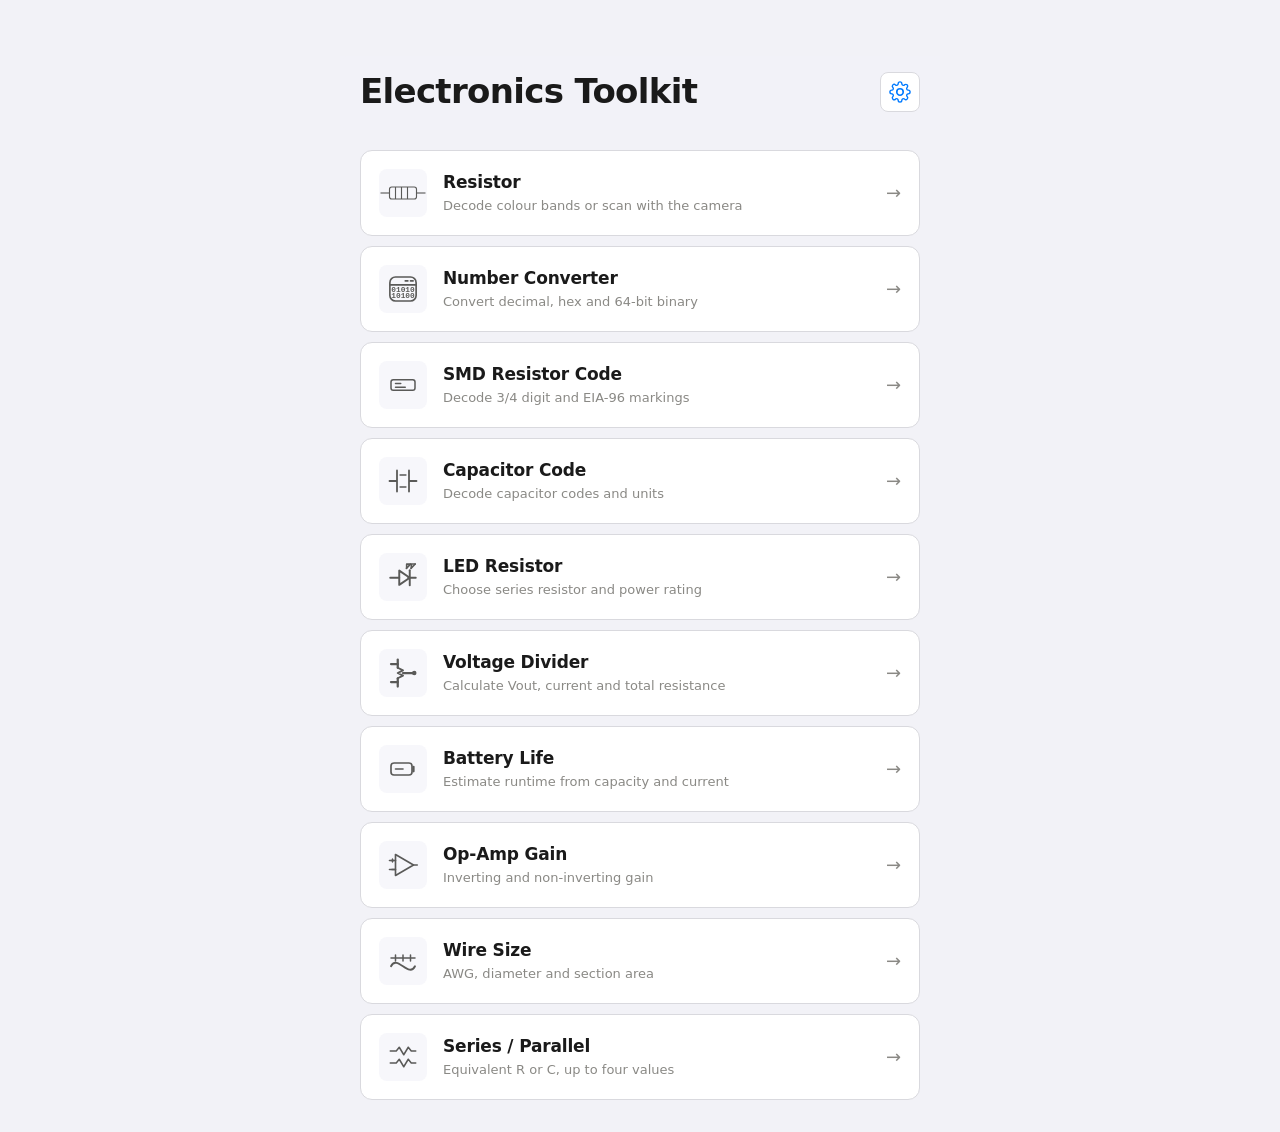
<file: index.html>
<!DOCTYPE html>
<html lang="en">

<head>
  <meta charset="UTF-8">
  <meta name="viewport"
    content="width=device-width, initial-scale=1, maximum-scale=1, user-scalable=no, viewport-fit=cover">
  <meta name="theme-color" content="#f2f2f7">
  <meta name="apple-mobile-web-app-capable" content="yes">
  <meta name="apple-mobile-web-app-status-bar-style" content="default">
  <meta name="apple-mobile-web-app-title" content="Electronics Toolkit">
  <link rel="manifest" href="manifest.json">
  <link rel="apple-touch-icon" href="assets/icons/icon-192.png">
  <link rel="stylesheet" href="assets/styles.css">
  <title>Electronics Toolkit</title>
  <script src="assets/app.js"></script>
</head>

<body>
  <main class="hub" id="hub">
    <header class="hub__header">
      <div class="hub__topline">
        <h1 class="hub__title">Electronics Toolkit</h1><a class="hub__settings" href="apps/settings/index.html"
          aria-label="Settings"><svg width="22" height="22" viewBox="0 0 24 24" fill="none">
            <path d="M12 15.5a3.5 3.5 0 100-7 3.5 3.5 0 000 7z" stroke="currentColor" stroke-width="1.8" />
            <path
              d="M19.4 15a1.7 1.7 0 00.34 1.88l.05.05a2 2 0 01-2.83 2.83l-.05-.05A1.7 1.7 0 0015 19.4a1.7 1.7 0 00-1 1.55V21a2 2 0 01-4 0v-.07A1.7 1.7 0 009 19.4a1.7 1.7 0 00-1.88.34l-.05.05a2 2 0 01-2.83-2.83l.05-.05A1.7 1.7 0 004.6 15a1.7 1.7 0 00-1.55-1H3a2 2 0 010-4h.07A1.7 1.7 0 004.6 9a1.7 1.7 0 00-.34-1.88l-.05-.05a2 2 0 012.83-2.83l.05.05A1.7 1.7 0 009 4.6a1.7 1.7 0 001-1.55V3a2 2 0 014 0v.07A1.7 1.7 0 0015 4.6a1.7 1.7 0 001.88-.34l.05-.05a2 2 0 012.83 2.83l-.05.05A1.7 1.7 0 0019.4 9a1.7 1.7 0 001.55 1H21a2 2 0 010 4h-.07A1.7 1.7 0 0019.4 15z"
              stroke="currentColor" stroke-width="1.5" stroke-linecap="round" />
          </svg></a>
      </div>
    </header>

    <nav class="hub__grid" aria-label="Available utilities">
      <a class="tile" href="apps/resistor/index.html">
        <span class="tile__icon" aria-hidden="true">
          <!-- minimal resistor icon -->
          <svg viewBox="0 0 64 32" width="48" height="24">
            <line x1="2" y1="16" x2="14" y2="16" stroke="currentColor" stroke-width="1.5" />
            <line x1="50" y1="16" x2="62" y2="16" stroke="currentColor" stroke-width="1.5" />
            <rect x="14" y="8" width="36" height="16" rx="3" fill="none" stroke="currentColor" stroke-width="1.5" />
            <line x1="22" y1="8" x2="22" y2="24" stroke="currentColor" stroke-width="1.5" />
            <line x1="30" y1="8" x2="30" y2="24" stroke="currentColor" stroke-width="1.5" />
            <line x1="38" y1="8" x2="38" y2="24" stroke="currentColor" stroke-width="1.5" />
          </svg>
        </span>
        <span class="tile__body">
          <span class="tile__name">Resistor</span>
          <span class="tile__desc">Decode colour bands or scan with the camera</span>
        </span>
        <span class="tile__chev" aria-hidden="true">→</span>
      </a>

      <a class="tile" href="apps/number-converter/index.html">
        <span class="tile__icon" aria-hidden="true">
          <svg viewBox="0 0 48 48" width="36" height="36" fill="none">
            <rect x="6.5" y="8" width="35" height="32" rx="7.5" stroke="currentColor" stroke-width="2.2" />
            <path d="M7.5 18.5h33" stroke="currentColor" stroke-width="2.2" stroke-linecap="round" />
            <path d="M27 13.2h3.5M34 13.2h3.5" stroke="currentColor" stroke-width="2.2" stroke-linecap="round" />
            <text x="24" y="28" text-anchor="middle" fill="currentColor" font-size="10.5" font-weight="700"
              font-family="ui-monospace, SFMono-Regular, Menlo, monospace">01010</text>
            <text x="24" y="36" text-anchor="middle" fill="currentColor" font-size="10.5" font-weight="700"
              font-family="ui-monospace, SFMono-Regular, Menlo, monospace">10100</text>
          </svg>
        </span>
        <span class="tile__body">
          <span class="tile__name">Number Converter</span>
          <span class="tile__desc">Convert decimal, hex and 64-bit binary</span>
        </span>
        <span class="tile__chev" aria-hidden="true">→</span>
      </a>

      <a class="tile" href="apps/smd-resistor/index.html"><span class="tile__icon" aria-hidden="true"><svg
            viewBox="0 0 48 48" width="36" height="36" fill="none">
            <rect x="8" y="17" width="32" height="14" rx="3" stroke="currentColor" stroke-width="2" />
            <path d="M14 22h7M14 27h13" stroke="currentColor" stroke-width="2" stroke-linecap="round" />
          </svg></span><span class="tile__body"><span class="tile__name">SMD Resistor Code</span><span
            class="tile__desc">Decode 3/4 digit and EIA-96 markings</span></span><span class="tile__chev"
          aria-hidden="true">→</span></a>

      <a class="tile" href="apps/capacitor/index.html"><span class="tile__icon" aria-hidden="true"><svg
            viewBox="0 0 48 48" width="36" height="36" fill="none">
            <path d="M16 10v28M32 10v28M6 24h10M32 24h10" stroke="currentColor" stroke-width="2.4"
              stroke-linecap="round" />
            <path d="M20 16h8M20 32h8" stroke="currentColor" stroke-width="1.7" stroke-linecap="round" />
          </svg></span><span class="tile__body"><span class="tile__name">Capacitor Code</span><span
            class="tile__desc">Decode capacitor codes and units</span></span><span class="tile__chev"
          aria-hidden="true">→</span></a>

      <a class="tile" href="apps/led-resistor/index.html"><span class="tile__icon" aria-hidden="true"><svg
            viewBox="0 0 48 48" width="36" height="36" fill="none">
            <path d="M7 25h12" stroke="currentColor" stroke-width="2.6" stroke-linecap="round" />
            <path d="M31 25h10" stroke="currentColor" stroke-width="2.6" stroke-linecap="round" />
            <path d="M19 15.5v19l14-9.5-14-9.5Z" stroke="currentColor" stroke-width="2.6" stroke-linejoin="round" />
            <path d="M33 15v20" stroke="currentColor" stroke-width="2.6" stroke-linecap="round" />
            <path d="M28.5 12.5l5.6-5.6M34.6 12.4l5.7-5.7" stroke="currentColor" stroke-width="2.2"
              stroke-linecap="round" />
            <path d="M34.1 6.9h-5.2v5.2M40.3 6.7h-5.2v5.2" stroke="currentColor" stroke-width="2.2"
              stroke-linecap="round" stroke-linejoin="round" />
          </svg></span><span class="tile__body"><span class="tile__name">LED Resistor</span><span
            class="tile__desc">Choose series resistor and power rating</span></span><span class="tile__chev"
          aria-hidden="true">→</span></a>

      <a class="tile" href="apps/voltage-divider/index.html"><span class="tile__icon" aria-hidden="true"><svg
            viewBox="0 0 48 48" width="36" height="36" fill="none" aria-hidden="true">
            <g stroke="currentColor" stroke-linecap="round" stroke-linejoin="round">
              <path d="M17 6v11" stroke-width="3" />
              <path d="M17 31v11" stroke-width="3" />
              <path d="M8 12h9" stroke-width="3" />
              <path d="M8 36h9" stroke-width="3" />
              <path d="M17 17l7 3.5-7 3.5 7 3.5-7 3.5" stroke-width="2.6" />
              <path d="M24 24h14" stroke-width="3" />
              <circle cx="39" cy="24" r="3" fill="currentColor" stroke="none" />
            </g>
          </svg></span><span class="tile__body"><span class="tile__name">Voltage Divider</span><span
            class="tile__desc">Calculate Vout, current and total resistance</span></span><span class="tile__chev"
          aria-hidden="true">→</span></a>

      <a class="tile" href="apps/battery-life/index.html"><span class="tile__icon" aria-hidden="true"><svg
            viewBox="0 0 48 48" width="36" height="36" fill="none">
            <rect x="8" y="16" width="28" height="16" rx="4" stroke="currentColor" stroke-width="2.2" />
            <path d="M38 21v6" stroke="currentColor" stroke-width="3" stroke-linecap="round" />
            <path d="M14 24h10" stroke="currentColor" stroke-width="2.2" stroke-linecap="round" />
          </svg></span><span class="tile__body"><span class="tile__name">Battery Life</span><span
            class="tile__desc">Estimate runtime from capacity and current</span></span><span class="tile__chev"
          aria-hidden="true">→</span></a>

      <a class="tile" href="apps/op-amp-gain/index.html"><span class="tile__icon" aria-hidden="true"><svg
            viewBox="0 0 48 48" width="36" height="36" fill="none">
            <path d="M14 10v28l24-14-24-14Z" stroke="currentColor" stroke-width="2.2" stroke-linejoin="round" />
            <path d="M6 18h8M6 30h8M38 24h5" stroke="currentColor" stroke-width="2.2" stroke-linecap="round" />
            <path d="M10 16v4M8 18h4M9 30h4" stroke="currentColor" stroke-width="1.8" stroke-linecap="round" />
          </svg></span><span class="tile__body"><span class="tile__name">Op-Amp Gain</span><span
            class="tile__desc">Inverting and non-inverting gain</span></span><span class="tile__chev"
          aria-hidden="true">→</span></a>

      <a class="tile" href="apps/awg-converter/index.html"><span class="tile__icon" aria-hidden="true"><svg
            viewBox="0 0 48 48" width="36" height="36" fill="none">
            <path d="M8 31c8-16 24 16 32 0" stroke="currentColor" stroke-width="2.5" stroke-linecap="round" />
            <path d="M8 20h32M14 16v8M24 16v8M34 16v8" stroke="currentColor" stroke-width="2" stroke-linecap="round" />
          </svg></span><span class="tile__body"><span class="tile__name">Wire Size</span><span class="tile__desc">AWG,
            diameter and section area</span></span><span class="tile__chev" aria-hidden="true">→</span></a>

      <a class="tile" href="apps/series-parallel/index.html"><span class="tile__icon" aria-hidden="true"><svg
            viewBox="0 0 48 48" width="36" height="36" fill="none">
            <path d="M7 16h8l4-5 6 10 6-10 4 5h6M7 32h8l4-5 6 10 6-10 4 5h6" stroke="currentColor" stroke-width="2"
              stroke-linecap="round" stroke-linejoin="round" />
          </svg></span><span class="tile__body"><span class="tile__name">Series / Parallel</span><span
            class="tile__desc">Equivalent R or C, up to four values</span></span><span class="tile__chev"
          aria-hidden="true">→</span></a>
    </nav>
  </main>

  <!-- Service worker registration lives in assets/app.js (shared by every page). -->
</body>

</html>
</file>
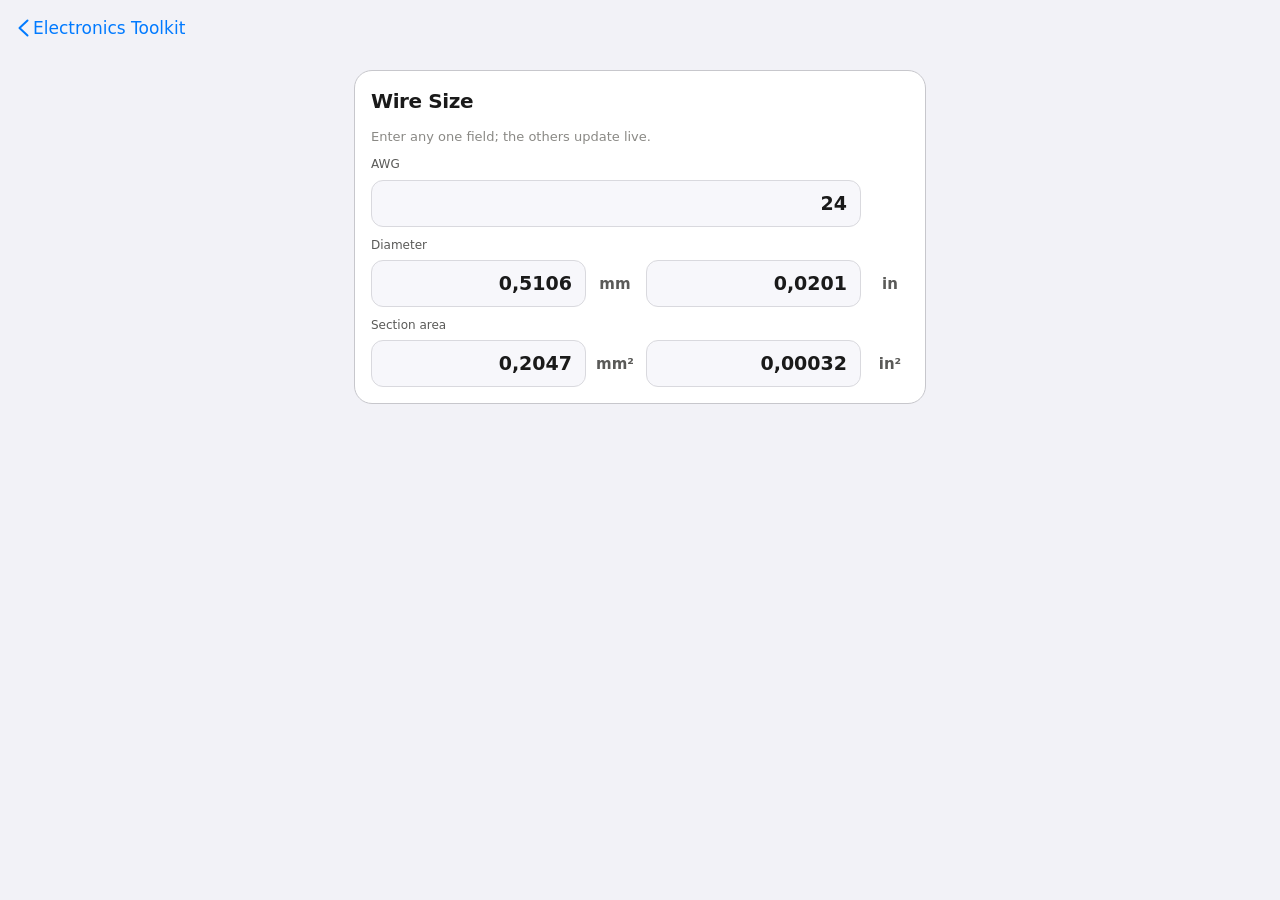
<file: apps/awg-converter/index.html>
<!DOCTYPE html>
<html lang="en">

<head>
    <meta charset="UTF-8">
    <meta name="viewport"
        content="width=device-width, initial-scale=1, maximum-scale=1, user-scalable=no, viewport-fit=cover">
    <meta name="theme-color" content="#f2f2f7">
    <link rel="manifest" href="../../manifest.json">
    <link rel="stylesheet" href="../../assets/styles.css">
    <script src="../../assets/app.js"></script>
    <title>AWG Converter — Electronics Toolkit</title>
</head>

<body>
    <header class="appbar"><a class="appbar__back" href="../../index.html"><svg width="11" height="18"
                viewBox="0 0 11 18" fill="none">
                <path d="M9.5 1.5L1.5 9l8 7.5" stroke="currentColor" stroke-width="2" stroke-linecap="round"
                    stroke-linejoin="round" />
            </svg><span>Electronics Toolkit</span></a><span class="appbar__spacer"></span></header>
    <main class="tool-shell">
        <section class="tool-card">
            <h2 class="tool-card__title">Wire Size</h2>
            <p class="tool-note">Enter any one field; the others update live.</p>
            <div class="tool-row"><label><span class="tool-label">AWG</span><input id="awg" class="tool-input"
                        inputmode="numeric" step="1" placeholder="24"></label><span class="tool-unit"></span></div>
            <div class="tool-row-group">
                <div class="tool-row"><label><span class="tool-label">Diameter</span><input id="mm" class="tool-input"
                            inputmode="decimal"></label><span class="tool-unit">mm</span></div>
                <div class="tool-row"><label><input id="inch" class="tool-input" inputmode="decimal"></label><span
                        class="tool-unit">in</span></div>
            </div>
            <div class="tool-row-group">
                <div class="tool-row"><label><span class="tool-label">Section area</span><input id="mm2"
                            class="tool-input" inputmode="decimal"></label><span class="tool-unit">mm²</span></div>
                <div class="tool-row"><label><input id="in2" class="tool-input" inputmode="decimal"></label><span
                        class="tool-unit">in²</span></div>
            </div>
        </section>
    </main>
    <script src="awg-converter.js"></script>
</body>

</html>
</file>
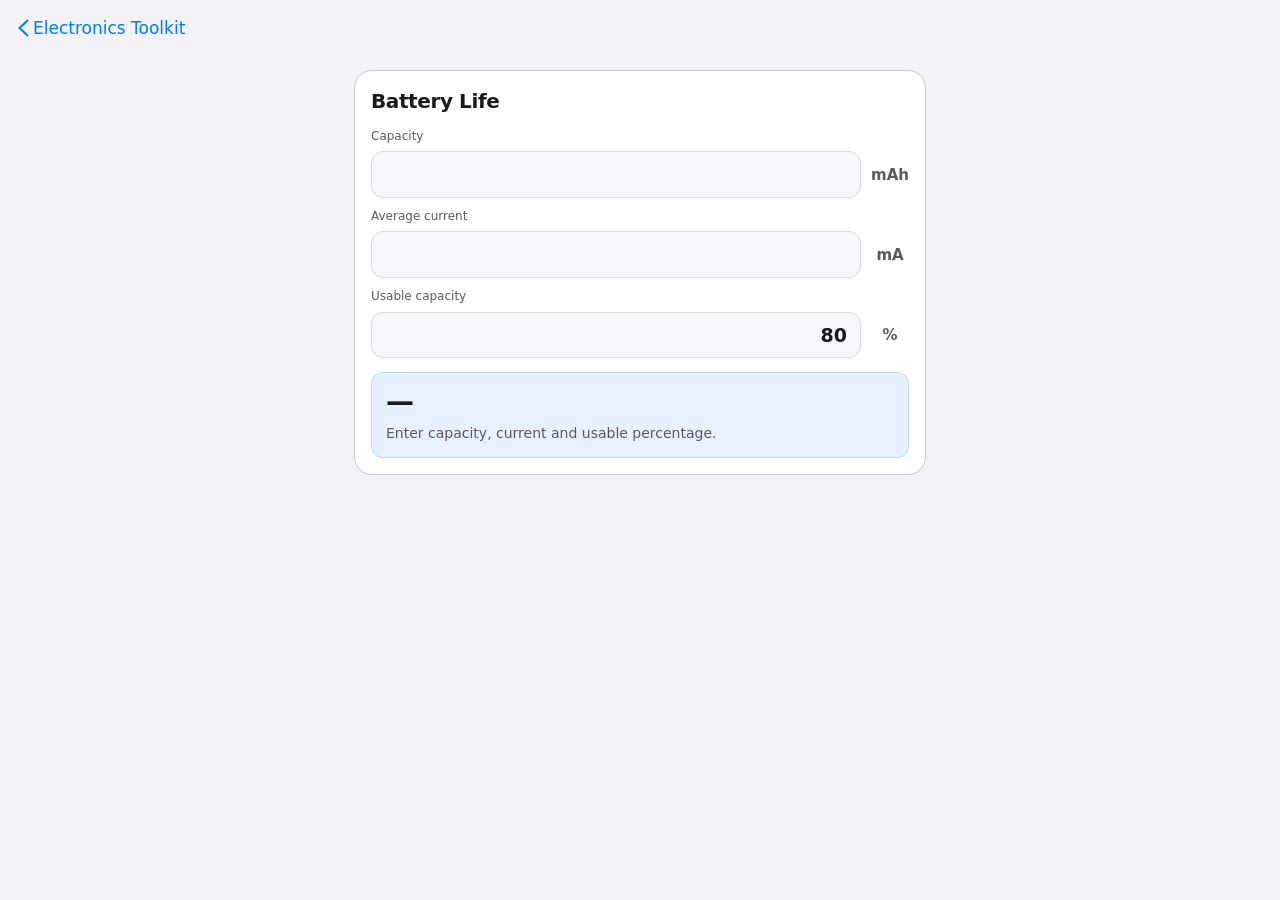
<file: apps/battery-life/index.html>
<!DOCTYPE html>
<html lang="en">

<head>
    <meta charset="UTF-8">
    <meta name="viewport"
        content="width=device-width, initial-scale=1, maximum-scale=1, user-scalable=no, viewport-fit=cover">
    <meta name="theme-color" content="#f2f2f7">
    <link rel="manifest" href="../../manifest.json">
    <link rel="stylesheet" href="../../assets/styles.css">
    <script src="../../assets/app.js"></script>
    <title>Battery Life — Electronics Toolkit</title>
</head>

<body>
    <header class="appbar"><a class="appbar__back" href="../../index.html"><svg width="11" height="18"
                viewBox="0 0 11 18" fill="none">
                <path d="M9.5 1.5L1.5 9l8 7.5" stroke="currentColor" stroke-width="2" stroke-linecap="round"
                    stroke-linejoin="round" />
            </svg><span>Electronics Toolkit</span></a><span class="appbar__spacer"></span></header>
    <main class="tool-shell">
        <section class="tool-card">
            <h2 class="tool-card__title">Battery Life</h2>
            <div class="tool-row"><label><span class="tool-label">Capacity</span><input id="cap" class="tool-input"
                        inputmode="decimal"></label><span class="tool-unit">mAh</span></div>
            <div class="tool-row"><label><span class="tool-label">Average current</span><input id="cur"
                        class="tool-input" inputmode="decimal"></label><span class="tool-unit">mA</span>
            </div>
            <div class="tool-row"><label><span class="tool-label">Usable capacity</span><input id="eff"
                        class="tool-input" inputmode="decimal" value="80"></label><span class="tool-unit">%</span></div>
            <div class="tool-result">
                <div id="batValue" class="tool-result__value">—</div>
                <div id="batMeta" class="tool-result__meta"></div>
            </div>
        </section>
    </main>
    <script src="battery-life.js"></script>
</body>

</html>
</file>
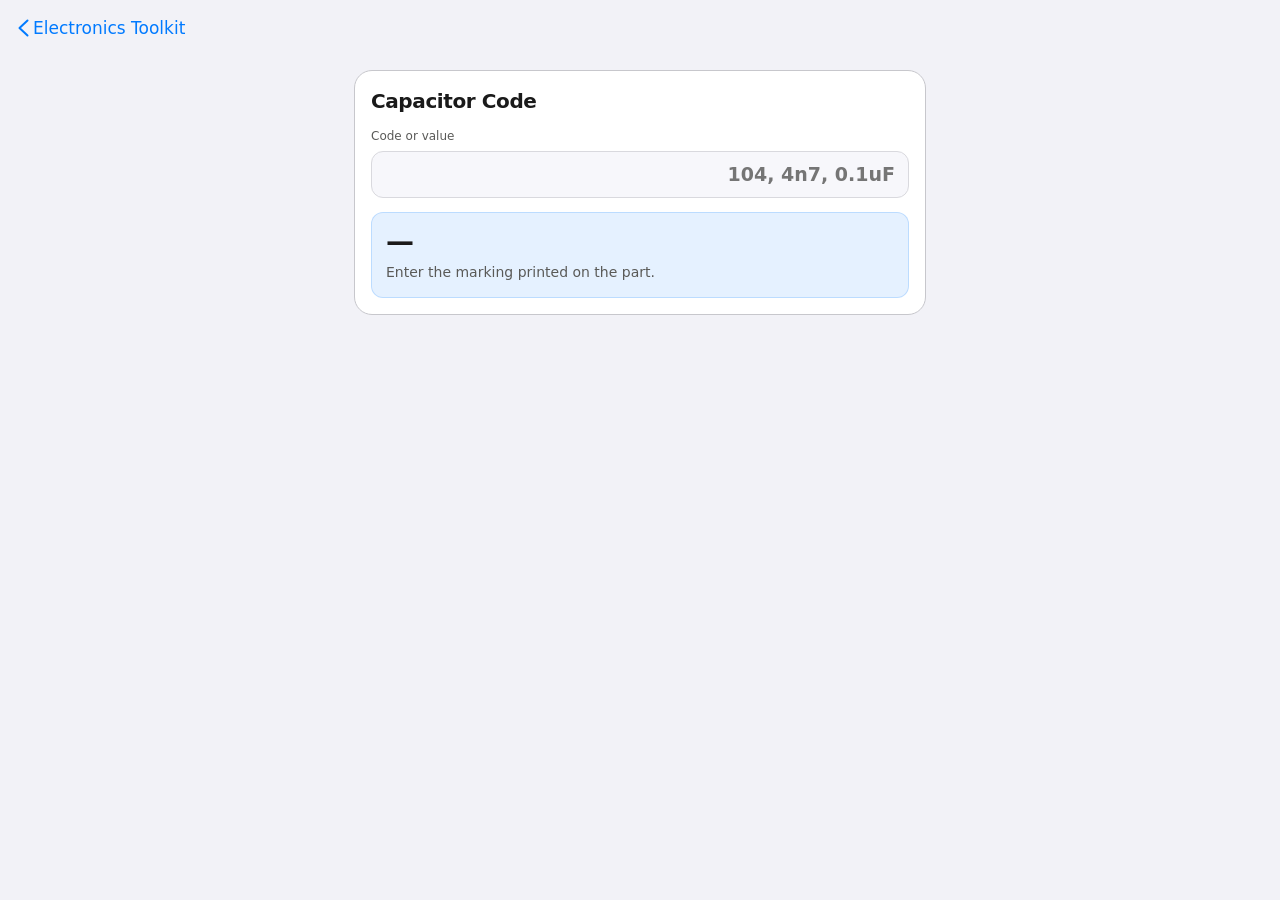
<file: apps/capacitor/index.html>
<!DOCTYPE html>
<html lang="en">

<head>
    <meta charset="UTF-8">
    <meta name="viewport"
        content="width=device-width, initial-scale=1, maximum-scale=1, user-scalable=no, viewport-fit=cover">
    <meta name="theme-color" content="#f2f2f7">
    <link rel="manifest" href="../../manifest.json">
    <link rel="stylesheet" href="../../assets/styles.css">
    <script src="../../assets/app.js"></script>
    <title>Capacitor — Electronics Toolkit</title>
</head>

<body>
    <header class="appbar"><a class="appbar__back" href="../../index.html"><svg width="11" height="18"
                viewBox="0 0 11 18" fill="none">
                <path d="M9.5 1.5L1.5 9l8 7.5" stroke="currentColor" stroke-width="2" stroke-linecap="round"
                    stroke-linejoin="round" />
            </svg><span>Electronics Toolkit</span></a><span class="appbar__spacer"></span></header>
    <main class="tool-shell">
        <section class="tool-card">
            <h2 class="tool-card__title">Capacitor Code</h2><label class="tool-label" for="capCode">Code or
                value</label><input id="capCode" class="tool-input" autocomplete="off" placeholder="104, 4n7, 0.1uF">
            <div class="tool-result">
                <div id="capValue" class="tool-result__value">—</div>
                <div id="capMeta" class="tool-result__meta">3-digit codes are in pF.</div>
            </div>
        </section>
    </main>
    <script src="capacitor.js"></script>
</body>

</html>
</file>
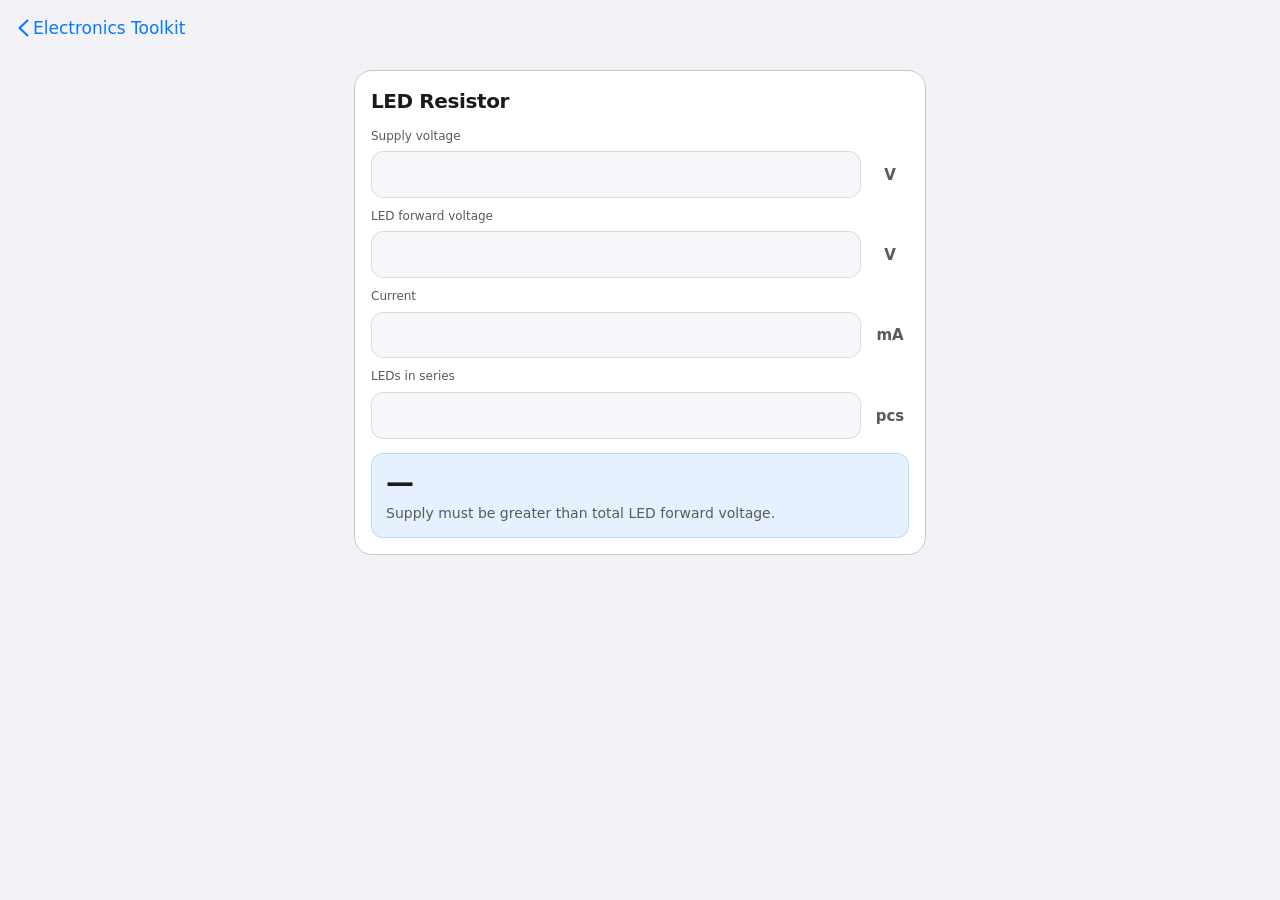
<file: apps/led-resistor/index.html>
<!DOCTYPE html>
<html lang="en">

<head>
    <meta charset="UTF-8">
    <meta name="viewport"
        content="width=device-width, initial-scale=1, maximum-scale=1, user-scalable=no, viewport-fit=cover">
    <meta name="theme-color" content="#f2f2f7">
    <link rel="manifest" href="../../manifest.json">
    <link rel="stylesheet" href="../../assets/styles.css">
    <script src="../../assets/app.js"></script>
    <title>LED Resistor — Electronics Toolkit</title>
</head>

<body>
    <header class="appbar"><a class="appbar__back" href="../../index.html"><svg width="11" height="18"
                viewBox="0 0 11 18" fill="none">
                <path d="M9.5 1.5L1.5 9l8 7.5" stroke="currentColor" stroke-width="2" stroke-linecap="round"
                    stroke-linejoin="round" />
            </svg><span>Electronics Toolkit</span></a><span class="appbar__spacer"></span></header>
    <main class="tool-shell">
        <section class="tool-card">
            <h2 class="tool-card__title">LED Resistor</h2>
            <div class="tool-row"><label><span class="tool-label">Supply voltage</span><input id="vs" class="tool-input"
                        inputmode="decimal"></label><span class="tool-unit">V</span></div>
            <div class="tool-row"><label><span class="tool-label">LED forward voltage</span><input id="vf"
                        class="tool-input" inputmode="decimal"></label><span class="tool-unit">V</span></div>
            <div class="tool-row"><label><span class="tool-label">Current</span><input id="ma" class="tool-input"
                        inputmode="decimal"></label><span class="tool-unit">mA</span></div>
            <div class="tool-row"><label><span class="tool-label">LEDs in series</span><input id="count"
                        class="tool-input" inputmode="numeric"></label><span class="tool-unit">pcs</span>
            </div>
            <div class="tool-result">
                <div id="ledValue" class="tool-result__value">—</div>
                <div id="ledMeta" class="tool-result__meta"></div>
            </div>
        </section>
    </main>
    <script src="led-resistor.js"></script>
</body>

</html>
</file>
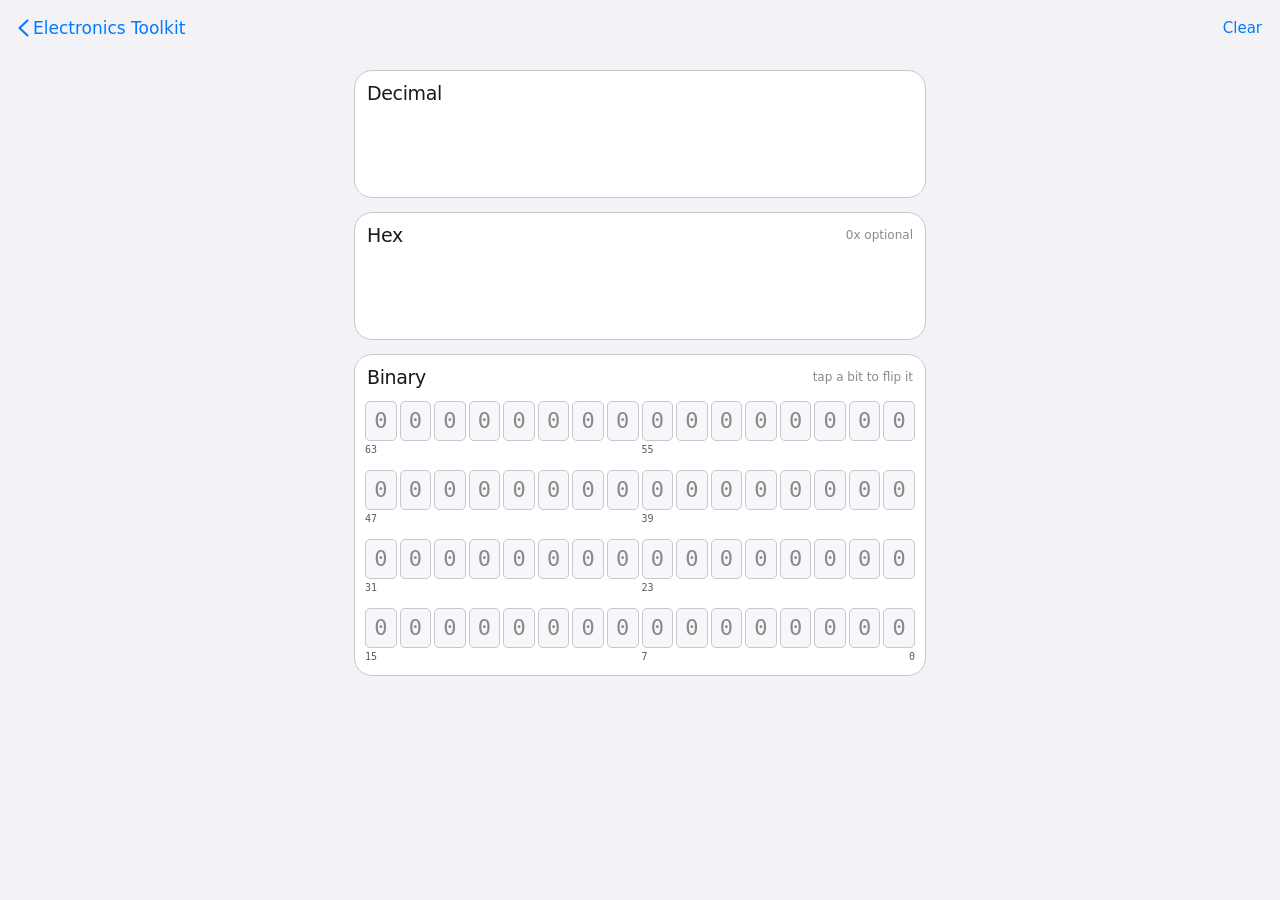
<file: apps/number-converter/index.html>
<!DOCTYPE html>
<html lang="en">

<head>
  <meta charset="UTF-8">
  <meta name="viewport"
    content="width=device-width, initial-scale=1, maximum-scale=1, user-scalable=no, viewport-fit=cover">
  <meta name="theme-color" content="#f2f2f7">
  <meta name="apple-mobile-web-app-capable" content="yes">
  <meta name="apple-mobile-web-app-status-bar-style" content="default">
  <link rel="manifest" href="../../manifest.json">
  <link rel="apple-touch-icon" href="../../assets/icons/icon-192.png">
  <link rel="stylesheet" href="../../assets/styles.css">
  <link rel="stylesheet" href="number-converter.css">
  <title>Number Converter — Electronics Toolkit</title>
  <script src="../../assets/app.js"></script>
</head>

<body class="number-app">
  <header class="appbar" id="appbar">
    <a class="appbar__back" href="../../index.html" aria-label="Back">
      <svg width="11" height="18" viewBox="0 0 11 18" fill="none">
        <path d="M9.5 1.5L1.5 9l8 7.5" stroke="currentColor" stroke-width="2" stroke-linecap="round"
          stroke-linejoin="round" />
      </svg>
      <span>Electronics Toolkit</span>
    </a>
    <span class="appbar__spacer"></span>
    <button class="appbar__action" id="clearBtn" type="button">Clear</button>
  </header>

  <main class="number-shell" aria-label="Decimal, hexadecimal and binary converter">
    <section class="panel panel--input" aria-labelledby="decimalLabel">
      <div class="panel__head">
        <label id="decimalLabel" class="panel__label" for="decimalInput">Decimal</label>
      </div>
      <textarea id="decimalInput" class="value-input" inputmode="numeric" autocomplete="off" autocorrect="off"
        autocapitalize="none" spellcheck="false" rows="1" wrap="off" aria-describedby="statusText"></textarea>
    </section>

    <section class="panel panel--input" aria-labelledby="hexLabel">
      <div class="panel__head">
        <label id="hexLabel" class="panel__label" for="hexInput">Hex</label>
        <span class="panel__hint">0x optional</span>
      </div>
      <textarea id="hexInput" class="value-input value-input--mono" inputmode="text" autocomplete="off"
        autocorrect="off" autocapitalize="characters" spellcheck="false" rows="1" wrap="off"
        aria-describedby="statusText"></textarea>
    </section>

    <section class="panel panel--binary" aria-labelledby="binaryLabel">
      <div class="panel__head">
        <h2 id="binaryLabel" class="panel__label">Binary</h2>
        <span class="panel__hint">tap a bit to flip it</span>
      </div>
      <div class="binary-grid" id="binaryGrid" role="group" aria-label="64 binary bits"></div>
    </section>

    <p id="statusText" class="status" aria-live="polite"></p>
  </main>

  <script src="number-converter.js"></script>
  <!-- Service worker registration lives in assets/app.js (shared by every page). -->
</body>

</html>
</file>
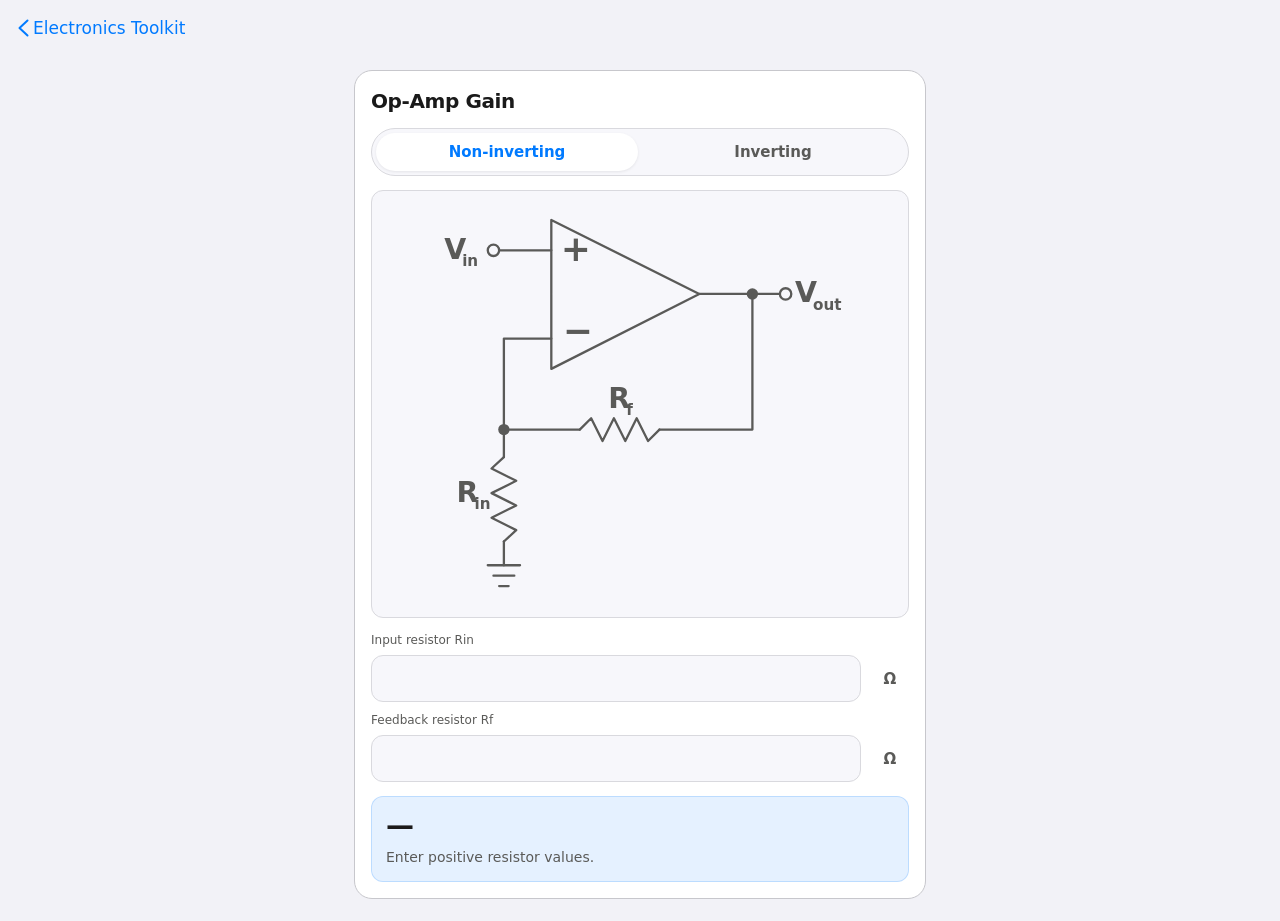
<file: apps/op-amp-gain/index.html>
<!DOCTYPE html>
<html lang="en">

<head>
    <meta charset="UTF-8">
    <meta name="viewport"
        content="width=device-width, initial-scale=1, maximum-scale=1, user-scalable=no, viewport-fit=cover">
    <meta name="theme-color" content="#f2f2f7">
    <link rel="manifest" href="../../manifest.json">
    <link rel="stylesheet" href="../../assets/styles.css">
    <script src="../../assets/app.js"></script>
    <title>Op-Amp Gain — Electronics Toolkit</title>
</head>

<body>
    <header class="appbar"><a class="appbar__back" href="../../index.html"><svg width="11" height="18"
                viewBox="0 0 11 18" fill="none">
                <path d="M9.5 1.5L1.5 9l8 7.5" stroke="currentColor" stroke-width="2" stroke-linecap="round"
                    stroke-linejoin="round" />
            </svg><span>Electronics Toolkit</span></a><span class="appbar__spacer"></span></header>
    <main class="tool-shell">
        <section class="tool-card">
            <h2 class="tool-card__title">Op-Amp Gain</h2>
            <div class="control-stack">
                <div class="pill-seg" role="group" aria-label="Topology"><button id="noninv"
                        class="seg__btn seg__btn--active" type="button">Non-inverting</button><button id="inv"
                        class="seg__btn" type="button">Inverting</button></div>
            </div>
            <div class="mini-schematic" id="opSchematic" aria-label="Op amp schematic"></div>
            <div class="tool-row"><label><span class="tool-label">Input resistor Rin</span><input id="rin"
                        class="tool-input" inputmode="decimal"></label><span class="tool-unit">Ω</span>
            </div>
            <div class="tool-row"><label><span class="tool-label">Feedback resistor Rf</span><input id="rf"
                        class="tool-input" inputmode="decimal"></label><span class="tool-unit">Ω</span>
            </div>
            <div class="tool-result">
                <div id="opValue" class="tool-result__value">—</div>
                <div id="opMeta" class="tool-result__meta"></div>
            </div>
        </section>
    </main>
    <script src="op-amp-gain.js"></script>
</body>

</html>
</file>
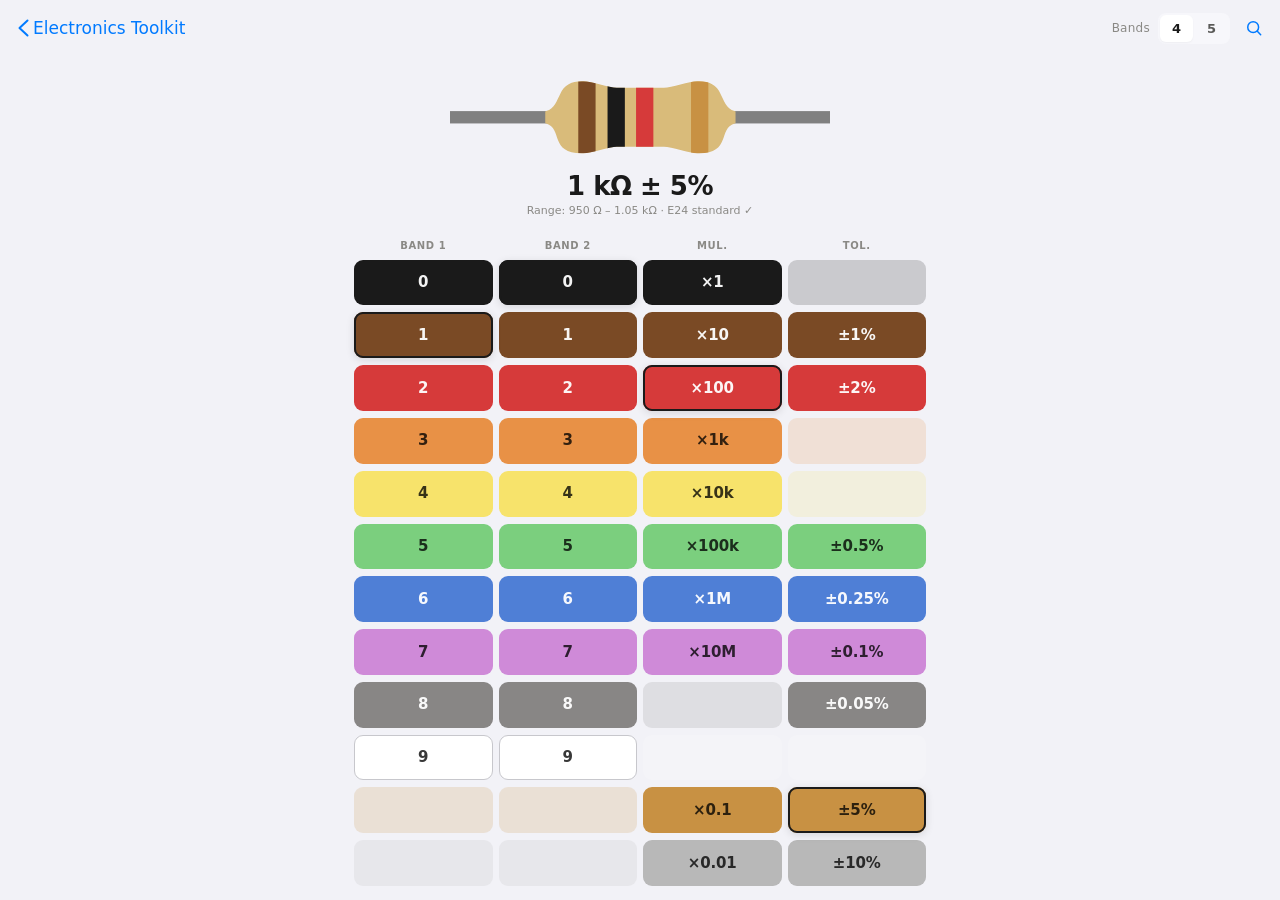
<file: apps/resistor/index.html>
<!DOCTYPE html>
<html lang="en">

<head>
  <meta charset="UTF-8">
  <meta name="viewport"
    content="width=device-width, initial-scale=1, maximum-scale=1, user-scalable=no, viewport-fit=cover">
  <meta name="theme-color" content="#f2f2f7">
  <meta name="apple-mobile-web-app-capable" content="yes">
  <meta name="apple-mobile-web-app-status-bar-style" content="default">
  <link rel="manifest" href="../../manifest.json">
  <link rel="apple-touch-icon" href="../../assets/icons/icon-192.png">
  <link rel="stylesheet" href="../../assets/styles.css">
  <link rel="stylesheet" href="resistor.css">
  <title>Resistor — Electronics Toolkit</title>
  <script src="../../assets/app.js"></script>
</head>

<body class="resistor-app">

  <header class="appbar" id="appbar">
    <a class="appbar__back" href="../../index.html" aria-label="Back">
      <svg width="11" height="18" viewBox="0 0 11 18" fill="none">
        <path d="M9.5 1.5L1.5 9l8 7.5" stroke="currentColor" stroke-width="2" stroke-linecap="round"
          stroke-linejoin="round" />
      </svg>
      <span>Electronics Toolkit</span>
    </a>
    <div class="appbar__spacer"></div>
    <div class="appbar__cluster">
      <label class="appbar__label" id="bandsLabel">Bands</label>
      <div class="seg seg--compact" role="tablist" aria-labelledby="bandsLabel">
        <button class="seg__btn seg__btn--active" data-bands="4" role="tab" aria-selected="true"
          aria-label="4 bands">4</button>
        <button class="seg__btn" data-bands="5" role="tab" aria-selected="false" aria-label="5 bands">5</button>
      </div>
      <button class="appbar__icon" id="openLookup" aria-label="Open reverse lookup">
        <svg width="20" height="20" viewBox="0 0 24 24" fill="none" aria-hidden="true">
          <circle cx="11" cy="11" r="6.5" stroke="currentColor" stroke-width="1.8" />
          <path d="M16 16l4 4" stroke="currentColor" stroke-width="1.8" stroke-linecap="round" />
        </svg>
      </button>
    </div>
  </header>

  <!-- ====================== PICKER VIEW ====================== -->
  <section class="view view--picker" id="view-picker" data-active="true">

    <!-- Compact hero: render + value -->
    <div class="picker__top">
      <div class="resistor-render" id="resistorRender" aria-label="Resistor preview"></div>

      <div class="picker__readout">
        <div class="result__value" id="resultValue">—</div>
        <div class="result__meta" id="resultMeta"></div>
      </div>
    </div>

    <!-- Column picker fills remaining space -->
    <div class="picker__columns" id="pickerColumns">
      <!-- columns rendered by JS -->
    </div>
  </section>

  <!-- Reverse-lookup modal sheet -->
  <div class="sheet" id="lookupSheet" hidden aria-modal="true" role="dialog" aria-labelledby="lookupTitle">
    <div class="sheet__scrim" data-close></div>
    <div class="sheet__panel" role="document">
      <div class="sheet__grabber" aria-hidden="true"></div>
      <header class="sheet__head">
        <h2 class="sheet__title" id="lookupTitle">Reverse lookup</h2>
        <button class="sheet__close" data-close aria-label="Close">
          <svg width="14" height="14" viewBox="0 0 14 14" fill="none">
            <path d="M2 2l10 10M12 2L2 12" stroke="currentColor" stroke-width="1.8" stroke-linecap="round" />
          </svg>
        </button>
      </header>
      <div class="sheet__body">
        <label class="sheet__label" for="reverseInput">Enter a resistance value</label>
        <div class="sheet__row">
          <input type="text" class="sheet__input" id="reverseInput" placeholder="e.g. 4.7k, 220, 1M, 4k7"
            autocomplete="off" autocorrect="off" autocapitalize="none" spellcheck="false">
          <button class="sheet__go" id="reverseGo">Show</button>
        </div>
        <p class="sheet__hint" id="reverseHint">Accepts forms like <code>4.7k</code>, <code>4k7</code>,
          <code>220</code>, <code>1M</code>.
        </p>
      </div>
    </div>
  </div>

  <script src="resistor.js"></script>
  <!-- Service worker registration lives in assets/app.js (shared by every page). -->
</body>

</html>
</file>
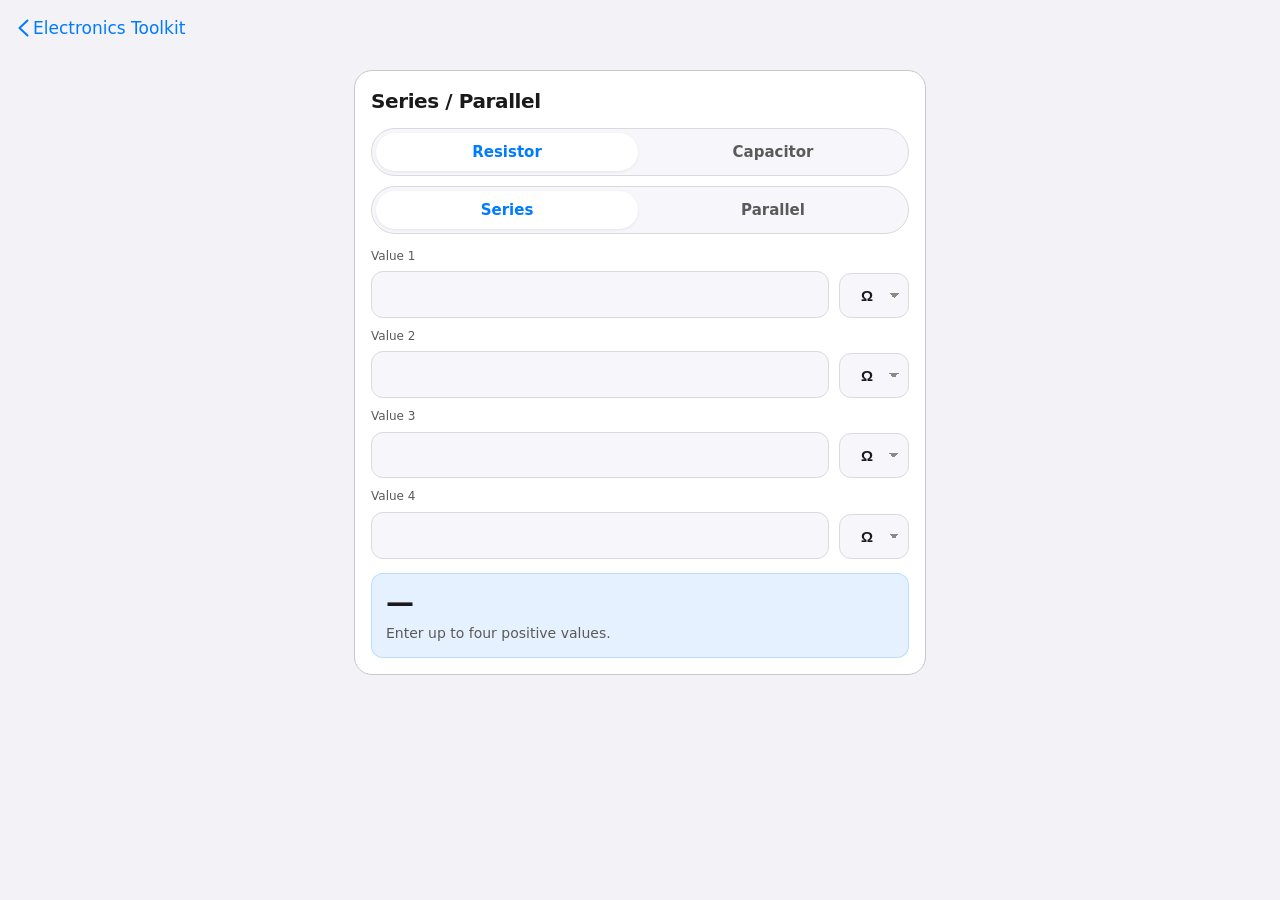
<file: apps/series-parallel/index.html>
<!DOCTYPE html>
<html lang="en">

<head>
    <meta charset="UTF-8">
    <meta name="viewport"
        content="width=device-width, initial-scale=1, maximum-scale=1, user-scalable=no, viewport-fit=cover">
    <meta name="theme-color" content="#f2f2f7">
    <link rel="manifest" href="../../manifest.json">
    <link rel="stylesheet" href="../../assets/styles.css">
    <script src="../../assets/app.js"></script>
    <title>Series / Parallel — Electronics Toolkit</title>
</head>

<body>
    <header class="appbar"><a class="appbar__back" href="../../index.html"><svg width="11" height="18"
                viewBox="0 0 11 18" fill="none">
                <path d="M9.5 1.5L1.5 9l8 7.5" stroke="currentColor" stroke-width="2" stroke-linecap="round"
                    stroke-linejoin="round" />
            </svg><span>Electronics Toolkit</span></a><span class="appbar__spacer"></span></header>
    <main class="tool-shell">
        <section class="tool-card">
            <h2 class="tool-card__title">Series / Parallel</h2>
            <div class="control-stack">
                <div class="pill-seg" role="group" aria-label="Component type"><button id="res"
                        class="seg__btn seg__btn--active" type="button">Resistor</button><button id="cap"
                        class="seg__btn" type="button">Capacitor</button></div>
                <div class="pill-seg" role="group" aria-label="Connection"><button id="series"
                        class="seg__btn seg__btn--active" type="button">Series</button><button id="parallel"
                        class="seg__btn" type="button">Parallel</button></div>
            </div>
            <div class="tool-row"><label><span class="tool-label">Value 1</span><input id="v1" class="tool-input"
                        inputmode="decimal"></label><select id="unit1" class="tool-unit-select"
                    aria-label="Value 1 unit"></select></div>
            <div class="tool-row"><label><span class="tool-label">Value 2</span><input id="v2" class="tool-input"
                        inputmode="decimal"></label><select id="unit2" class="tool-unit-select"
                    aria-label="Value 2 unit"></select></div>
            <div class="tool-row"><label><span class="tool-label">Value 3</span><input id="v3" class="tool-input"
                        inputmode="decimal"></label><select id="unit3" class="tool-unit-select"
                    aria-label="Value 3 unit"></select></div>
            <div class="tool-row"><label><span class="tool-label">Value 4</span><input id="v4" class="tool-input"
                        inputmode="decimal"></label><select id="unit4" class="tool-unit-select"
                    aria-label="Value 4 unit"></select></div>
            <div class="tool-result">
                <div id="spValue" class="tool-result__value">—</div>
                <div id="spMeta" class="tool-result__meta"></div>
            </div>
        </section>
    </main>
    <script src="series-parallel.js"></script>
</body>

</html>
</file>
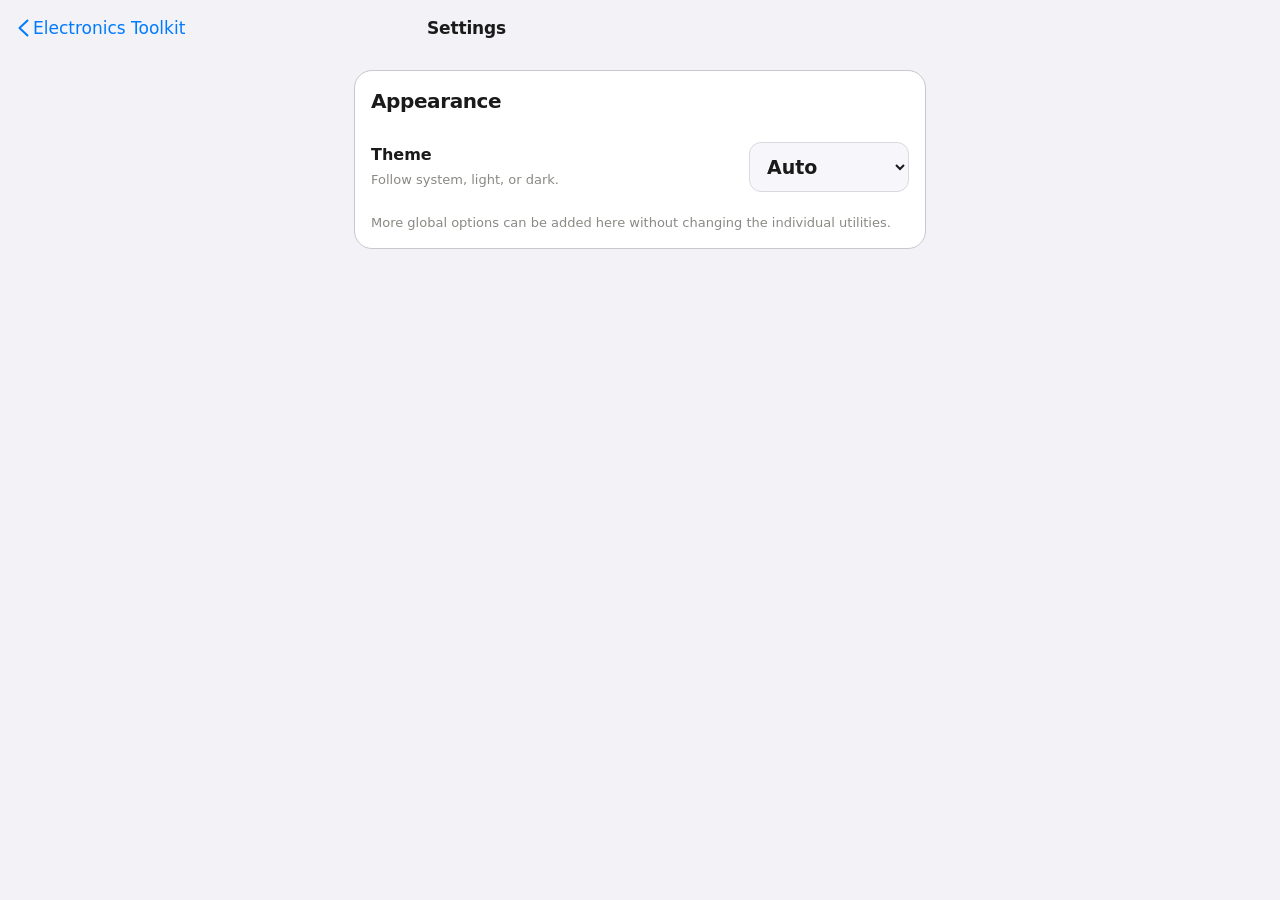
<file: apps/settings/index.html>
<!DOCTYPE html>
<html lang="en">

<head>
    <meta charset="UTF-8">
    <meta name="viewport"
        content="width=device-width, initial-scale=1, maximum-scale=1, user-scalable=no, viewport-fit=cover">
    <meta name="theme-color" content="#f2f2f7">
    <link rel="manifest" href="../../manifest.json">
    <link rel="stylesheet" href="../../assets/styles.css">
    <script src="../../assets/app.js"></script>
    <title>Settings — Electronics Toolkit</title>
</head>

<body>
    <header class="appbar"><a class="appbar__back" href="../../index.html"><svg width="11" height="18"
                viewBox="0 0 11 18" fill="none">
                <path d="M9.5 1.5L1.5 9l8 7.5" stroke="currentColor" stroke-width="2" stroke-linecap="round"
                    stroke-linejoin="round" />
            </svg><span>Electronics Toolkit</span></a>
        <h1 class="appbar__title">Settings</h1><span class="appbar__spacer"></span>
    </header>
    <main class="tool-shell">
        <section class="tool-card">
            <h2 class="tool-card__title">Appearance</h2>
            <div class="settings-list">
                <div class="settings-item">
                    <div><strong>Theme</strong><span>Follow system, light, or dark.</span></div><select id="themeSelect"
                        class="tool-select" style="max-width:160px">
                        <option value="auto">Auto</option>
                        <option value="light">Light</option>
                        <option value="dark">Dark</option>
                    </select>
                </div>
            </div>
            <p class="tool-note">More global options can be added here without changing the individual utilities.</p>
        </section>
    </main>
    <script>const s = document.getElementById('themeSelect'); s.value = window.UtilitiesSettings.theme; s.addEventListener('change', () => { window.UtilitiesSettings.theme = s.value });</script>
</body>

</html>
</file>
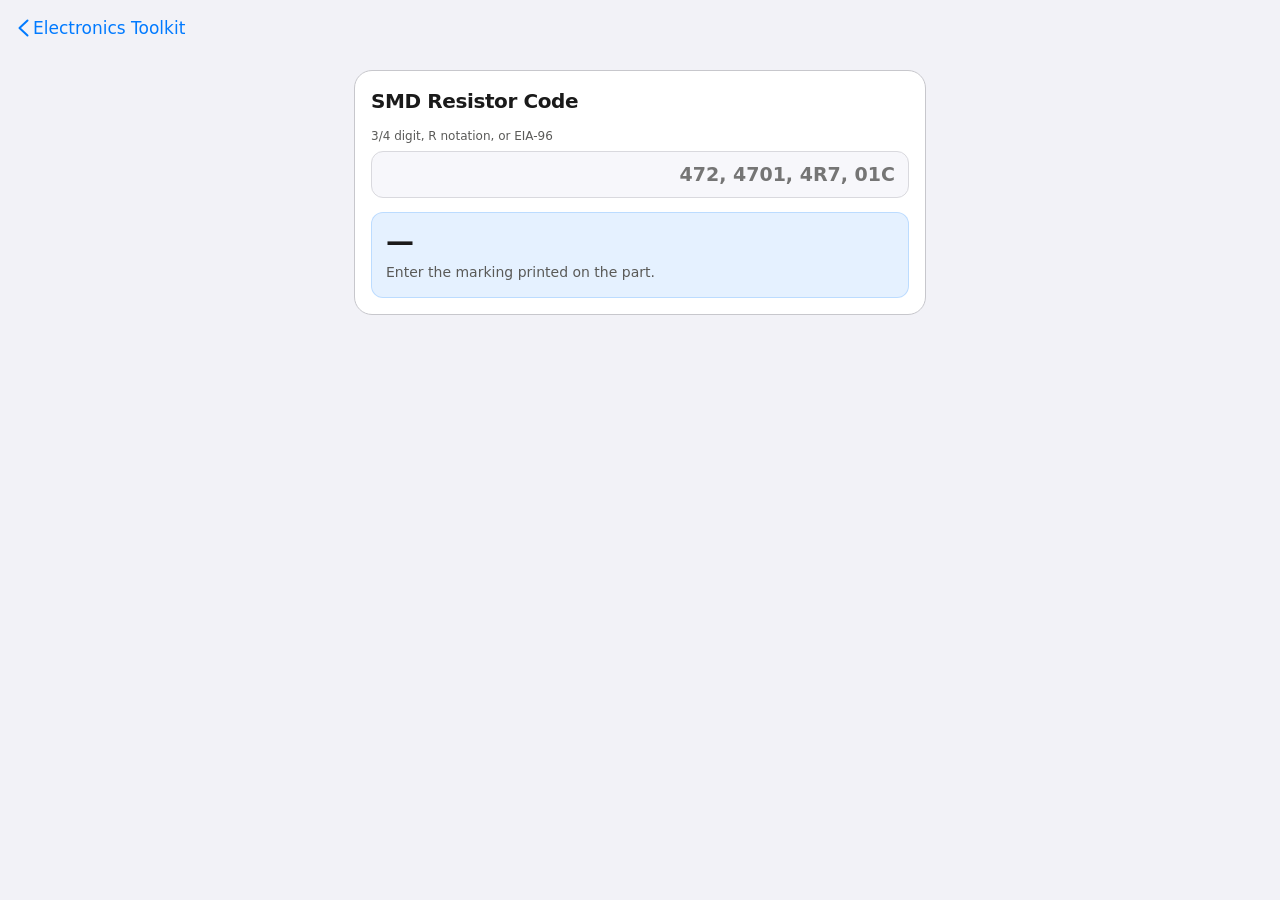
<file: apps/smd-resistor/index.html>
<!DOCTYPE html>
<html lang="en">

<head>
    <meta charset="UTF-8">
    <meta name="viewport"
        content="width=device-width, initial-scale=1, maximum-scale=1, user-scalable=no, viewport-fit=cover">
    <meta name="theme-color" content="#f2f2f7">
    <link rel="manifest" href="../../manifest.json">
    <link rel="stylesheet" href="../../assets/styles.css">
    <script src="../../assets/app.js"></script>
    <title>SMD Resistor — Electronics Toolkit</title>
</head>

<body>
    <header class="appbar"><a class="appbar__back" href="../../index.html"><svg width="11" height="18"
                viewBox="0 0 11 18" fill="none">
                <path d="M9.5 1.5L1.5 9l8 7.5" stroke="currentColor" stroke-width="2" stroke-linecap="round"
                    stroke-linejoin="round" />
            </svg><span>Electronics Toolkit</span></a><span class="appbar__spacer"></span></header>
    <main class="tool-shell">
        <section class="tool-card">
            <h2 class="tool-card__title">SMD Resistor Code</h2><label class="tool-label" for="code">3/4 digit, R
                notation, or EIA-96</label><input id="code" class="tool-input" autocomplete="off" autocorrect="off"
                autocapitalize="characters" spellcheck="false" placeholder="472, 4701, 4R7, 01C">
            <div class="tool-result">
                <div id="value" class="tool-result__value">—</div>
                <div id="meta" class="tool-result__meta">Enter the marking printed on the part.</div>
            </div>
        </section>
    </main>
    <script src="smd-resistor.js"></script>
</body>

</html>
</file>
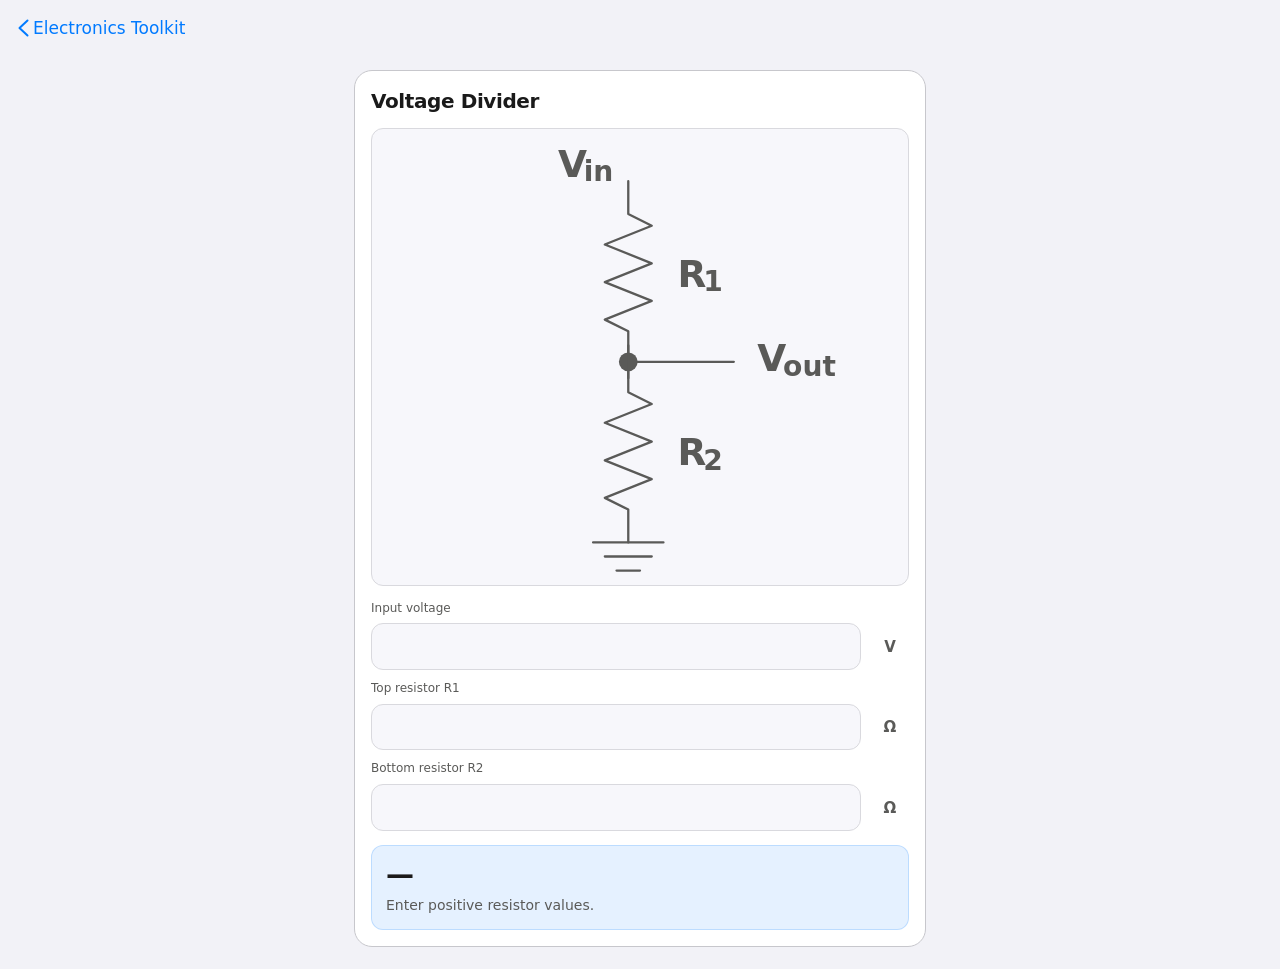
<file: apps/voltage-divider/index.html>
<!DOCTYPE html>
<html lang="en">

<head>
    <meta charset="UTF-8">
    <meta name="viewport"
        content="width=device-width, initial-scale=1, maximum-scale=1, user-scalable=no, viewport-fit=cover">
    <meta name="theme-color" content="#f2f2f7">
    <link rel="manifest" href="../../manifest.json">
    <link rel="stylesheet" href="../../assets/styles.css">
    <script src="../../assets/app.js"></script>
    <title>Voltage Divider — Electronics Toolkit</title>
</head>

<body>
    <header class="appbar"><a class="appbar__back" href="../../index.html"><svg width="11" height="18"
                viewBox="0 0 11 18" fill="none">
                <path d="M9.5 1.5L1.5 9l8 7.5" stroke="currentColor" stroke-width="2" stroke-linecap="round"
                    stroke-linejoin="round" />
            </svg><span>Electronics Toolkit</span></a><span class="appbar__spacer"></span></header>
    <main class="tool-shell">
        <section class="tool-card">
            <h2 class="tool-card__title">Voltage Divider</h2>
            <div class="mini-schematic" aria-label="Voltage divider schematic"><svg viewBox="0 0 220 186" fill="none">
                    <g stroke="currentColor" stroke-width="2.3" stroke-linecap="round" stroke-linejoin="round">
                        <polyline points="105,18 105,32 115,37 95,45 115,53 95,61 115,69 95,77 105,82 105,102"
                            fill="none" />
                        <circle cx="105" cy="95" r="4" fill="currentColor" stroke="none" />
                        <polyline points="105,88 105,108 115,113 95,121 115,129 95,137 115,145 95,153 105,158 105,172"
                            fill="none" />
                        <line x1="105" y1="95" x2="150" y2="95" />
                        <line x1="90" y1="172" x2="120" y2="172" />
                        <line x1="95" y1="178" x2="115" y2="178" />
                        <line x1="100" y1="184" x2="110" y2="184" />
                    </g><text x="75" y="16">V<tspan x="86" y="18" font-size="12">in</text>
                    <text x="126" y="63">R<tspan x="137" y="65" font-size="12">1</tspan></text>
                    <text x="126" y="139">R<tspan x="137" y="141" font-size="12">2</tspan>
                    </text><text x="160" y="99">V<tspan x="171" y="101" font-size="12">out</tspan></text>
                </svg></div>
            <div class="tool-row"><label><span class="tool-label">Input voltage</span><input id="vin" class="tool-input"
                        inputmode="decimal"></label><span class="tool-unit">V</span></div>
            <div class="tool-row"><label><span class="tool-label">Top resistor R1</span><input id="r1"
                        class="tool-input" inputmode="decimal"></label><span class="tool-unit">Ω</span>
            </div>
            <div class="tool-row"><label><span class="tool-label">Bottom resistor R2</span><input id="r2"
                        class="tool-input" inputmode="decimal"></label><span class="tool-unit">Ω</span>
            </div>
            <div class="tool-result">
                <div id="vdValue" class="tool-result__value">—</div>
                <div id="vdMeta" class="tool-result__meta"></div>
            </div>
        </section>
    </main>
    <script src="voltage-divider.js"></script>
</body>

</html>
</file>
<file: assets/styles.css>
/* =========================================================
   Electronics Toolkit — global tokens + hub
   Aesthetic: iOS-native, cool blue accent, neutral system surfaces.
   Restrained palette, generous space, careful type rhythm.
   ========================================================= */

:root {
  /* Surfaces */
  --bg: #f2f2f7;
  --surface: #ffffff;
  --surface-2: #f7f7fb;
  --border: #d9d9de;
  --border-strong: #c7c7cc;

  /* Ink */
  --ink: #1a1a1a;
  --ink-2: #5a5a58;
  --ink-3: #8a8985;

  /* Accent — iOS system blue, used sparingly */
  --accent: #007aff;
  --accent-soft: rgba(0, 122, 255, 0.14);

  /* Status */
  --good: #2f7a4a;
  --warn: #b58419;
  --bad: #b23a2e;

  /* Geometry */
  --r-sm: 8px;
  --r-md: 12px;
  --r-lg: 18px;
  --r-pill: 999px;

  /* Type — system stack but using SF Pro on iOS for native feel */
  --font-sans: -apple-system, BlinkMacSystemFont, "SF Pro Text", "SF Pro Display", system-ui, sans-serif;
  --font-mono: ui-monospace, "SF Mono", Menlo, Monaco, monospace;

  /* Safe areas */
  --safe-top: env(safe-area-inset-top, 0px);
  --safe-bottom: env(safe-area-inset-bottom, 0px);
  --safe-left: env(safe-area-inset-left, 0px);
  --safe-right: env(safe-area-inset-right, 0px);
}

html[data-theme="dark"] {
  --bg: #000000;
  --surface: #1c1c1e;
  --surface-2: #2c2c2e;
  --border: #38383a;
  --border-strong: #48484a;
  --ink: #f2f2f7;
  --ink-2: #c7c7cc;
  --ink-3: #8e8e93;
  --accent: #0a84ff;
  --accent-soft: rgba(10, 132, 255, 0.18);
}

@media (prefers-color-scheme: dark) {
  html[data-theme="auto"] {
    --bg: #000000;
    --surface: #1c1c1e;
    --surface-2: #2c2c2e;
    --border: #38383a;
    --border-strong: #48484a;
    --ink: #f2f2f7;
    --ink-2: #c7c7cc;
    --ink-3: #8e8e93;
    --accent: #0a84ff;
    --accent-soft: rgba(10, 132, 255, 0.18);
  }
}

html[data-theme="light"] {
  color-scheme: light;
}

html[data-theme="dark"] {
  color-scheme: dark;
}

* {
  box-sizing: border-box;
}

html,
body {
  margin: 0;
  padding: 0;
}

html {
  -webkit-text-size-adjust: 100%;
  -webkit-tap-highlight-color: transparent;
}

body {
  font-family: var(--font-sans);
  background: var(--bg);
  color: var(--ink);
  line-height: 1.45;
  font-size: 16px;
  min-height: 100vh;
  min-height: 100dvh;
  -webkit-font-smoothing: antialiased;
  text-rendering: optimizeLegibility;
}

a {
  color: inherit;
  text-decoration: none;
}

button {
  font-family: inherit;
  font-size: inherit;
  color: inherit;
  background: none;
  border: none;
  padding: 0;
  cursor: pointer;
}

/* ============== HUB ============== */

.hub {
  max-width: 600px;
  margin: 0 auto;
  padding:
    calc(var(--safe-top) + 56px) calc(var(--safe-right) + 20px) calc(var(--safe-bottom) + 32px) calc(var(--safe-left) + 20px);
  min-height: 100dvh;
  display: flex;
  flex-direction: column;
}

.hub__header {
  margin-bottom: 20px;
}

.hub__title {
  margin: 0;
  font-size: 34px;
  font-weight: 700;
  letter-spacing: -0.02em;
  line-height: 1.1;
}

.hub__subtitle {
  margin: 6px 0 0;
  color: var(--ink-2);
  font-size: 15px;
}

.hub__grid {
  display: flex;
  flex-direction: column;
  gap: 10px;
  flex: 1;
}

.tile {
  display: flex;
  align-items: center;
  gap: 16px;
  padding: 18px 18px;
  background: var(--surface);
  border: 1px solid var(--border);
  border-radius: var(--r-md);
  transition: transform 80ms ease, background 120ms ease;
}

.tile:active {
  transform: scale(0.985);
  background: var(--surface-2);
}

.tile__icon {
  flex: 0 0 48px;
  height: 48px;
  display: grid;
  place-items: center;
  background: var(--surface-2);
  border-radius: var(--r-sm);
  color: var(--ink-2);
}

.tile__body {
  flex: 1;
  display: flex;
  flex-direction: column;
}

.tile__name {
  font-size: 17px;
  font-weight: 600;
  letter-spacing: -0.01em;
}

.tile__desc {
  font-size: 13px;
  color: var(--ink-3);
  margin-top: 2px;
}

.tile__chev {
  color: var(--ink-3);
  font-size: 18px;
  margin-left: 4px;
}

.tile--placeholder {
  opacity: 0.55;
}

.tile--placeholder:active {
  transform: none;
  background: var(--surface);
}

/* (hub footer removed) */

/* ============== SHARED SUB-APP CHROME ============== */

.appbar {
  display: flex;
  align-items: center;
  gap: 4px;
  padding:
    calc(var(--safe-top) + 8px) calc(var(--safe-right) + 8px) 8px calc(var(--safe-left) + 8px);
  background: var(--bg);
  position: sticky;
  top: 0;
  z-index: 10;
  border-bottom: 1px solid transparent;
  transition: border-color 150ms;
}

.appbar--scrolled {
  border-bottom-color: var(--border);
}

.appbar__back {
  display: inline-flex;
  align-items: center;
  gap: 4px;
  padding: 8px 10px;
  font-size: 17px;
  color: var(--accent);
  border-radius: var(--r-sm);
}

.appbar__back:active {
  background: var(--surface-2);
}

.appbar__back svg {
  display: block;
}

.appbar__title {
  margin: 0;
  font-size: 17px;
  font-weight: 600;
  flex: 1;
  min-width: 0;
  text-align: center;
  letter-spacing: -0.01em;
  white-space: nowrap;
  overflow: hidden;
  text-overflow: ellipsis;
}

.appbar__spacer {
  flex: 1;
  min-width: 8px;
}

.appbar__action {
  display: inline-flex;
  align-items: center;
  justify-content: flex-end;
  gap: 4px;
  padding: 8px 10px;
  font-size: 15px;
  color: var(--accent);
  border-radius: var(--r-sm);
  min-width: 44px;
  text-align: right;
}

.appbar__action svg {
  display: block;
}

.appbar__action:active {
  background: var(--surface-2);
}

.appbar__action[disabled] {
  color: var(--ink-3);
}

/* Cluster of right-side appbar controls */
.appbar__cluster {
  display: inline-flex;
  align-items: center;
  gap: 6px;
  flex: 0 0 auto;
}

.appbar__cluster [hidden] {
  display: none !important;
}

.appbar__label {
  font-size: 12px;
  font-weight: 500;
  color: var(--ink-3);
  letter-spacing: 0.02em;
  margin-right: 2px;
  user-select: none;
}

/* Icon-only appbar button */
.appbar__icon {
  width: 36px;
  height: 36px;
  display: grid;
  place-items: center;
  color: var(--accent);
  border-radius: var(--r-sm);
}

.appbar__icon svg {
  display: block;
}

.appbar__icon:active {
  background: var(--surface-2);
}

/* Segmented control (iOS-style) */
.seg {
  display: inline-flex;
  background: var(--surface-2);
  border-radius: var(--r-sm);
  padding: 2px;
  gap: 2px;
}

.seg__btn {
  padding: 7px 14px;
  font-size: 14px;
  font-weight: 500;
  color: var(--ink-2);
  border-radius: 6px;
  transition: background 120ms, color 120ms;
}

.seg__btn--active {
  background: var(--surface);
  color: var(--ink);
  box-shadow: 0 1px 2px rgba(0, 0, 0, 0.04);
}

/* Compact segment for appbar: short numeric labels */
.seg--compact .seg__btn {
  padding: 6px 12px;
  font-size: 13px;
  font-weight: 600;
  min-width: 28px;
  font-variant-numeric: tabular-nums;
}


/* ============== SETTINGS / FORM CARDS ============== */
.hub__topline {
  display: flex;
  align-items: center;
  justify-content: space-between;
  gap: 12px;
}

.hub__settings {
  width: 40px;
  height: 40px;
  display: grid;
  place-items: center;
  border-radius: var(--r-sm);
  color: var(--accent);
  background: var(--surface);
  border: 1px solid var(--border);
}

.hub__settings:active {
  background: var(--surface-2);
  transform: scale(.98);
}

.tool-shell {
  width: 100%;
  max-width: 600px;
  margin: 0 auto;
  padding: 12px calc(var(--safe-right) + 14px) calc(var(--safe-bottom) + 22px) calc(var(--safe-left) + 14px);
  display: flex;
  flex-direction: column;
  gap: 12px;
}

.tool-card {
  background: var(--surface);
  border: 1px solid var(--border-strong);
  border-radius: var(--r-lg);
  padding: 16px;
}

.tool-card__title {
  margin: 0 0 12px;
  font-size: 20px;
  font-weight: 650;
  letter-spacing: -.02em;
}

.tool-row {
  display: grid;
  grid-template-columns: 1fr auto;
  gap: 10px;
  align-items: end;
  margin-top: 10px;
}

.tool-label {
  display: block;
  color: var(--ink-2);
  font-size: 12px;
  margin-bottom: 6px;
}

.tool-input,
.tool-select {
  width: 100%;
  border: 1px solid var(--border);
  border-radius: var(--r-md);
  background: var(--surface-2);
  color: var(--ink);
  padding: 12px 13px;
  font: 600 19px/1.1 var(--font-sans);
  outline: none;
}

.tool-input:focus,
.tool-select:focus {
  border-color: var(--accent);
  box-shadow: 0 0 0 3px var(--accent-soft);
}

.tool-result {
  margin-top: 14px;
  padding: 14px;
  border-radius: var(--r-md);
  background: rgba(0, 122, 255, 0.10);
  border: 1px solid rgba(0, 122, 255, 0.18);
}

.tool-result__value {
  font-size: 28px;
  line-height: 1.05;
  font-weight: 750;
  letter-spacing: -.035em;
}

.tool-result__meta {
  margin-top: 6px;
  color: var(--ink-2);
  font-size: 14px;
}

.tool-note {
  margin: 8px 0 0;
  color: var(--ink-3);
  font-size: 13px;
}

.settings-list {
  display: flex;
  flex-direction: column;
  gap: 10px;
}

.settings-item {
  display: flex;
  align-items: center;
  justify-content: space-between;
  gap: 12px;
  padding: 14px 0;
  border-bottom: 1px solid var(--border);
}

.settings-item:last-child {
  border-bottom: 0;
}

.settings-item strong {
  display: block;
  font-size: 16px;
}

.settings-item span {
  color: var(--ink-3);
  font-size: 13px;
}


/* ============== POLISHED CONTROLS / MINI SCHEMATICS ============== */
.hub__header {
  position: sticky;
  top: 0;
  z-index: 20;
  margin-left: -20px;
  margin-right: -20px;
  padding: calc(var(--safe-top) + 16px) 20px 18px;
  background: color-mix(in srgb, var(--bg) 88%, transparent);
  -webkit-backdrop-filter: saturate(180%) blur(18px);
  backdrop-filter: saturate(180%) blur(18px);
}

.control-stack {
  display: flex;
  flex-direction: column;
  gap: 10px;
  margin: 4px 0 14px;
}

.pill-seg {
  display: grid;
  grid-template-columns: repeat(2, minmax(0, 1fr));
  gap: 4px;
  padding: 4px;
  background: var(--surface-2);
  border: 1px solid var(--border);
  border-radius: var(--r-pill);
}

.pill-seg .seg__btn {
  border-radius: var(--r-pill);
  padding: 10px 12px;
  font-size: 15px;
  font-weight: 650;
  color: var(--ink-2);
}

.pill-seg .seg__btn--active {
  background: var(--surface);
  color: var(--accent);
  box-shadow: 0 1px 3px rgba(0, 0, 0, .08);
}

.mini-schematic {
  margin: 10px 0 14px;
  border: 1px solid var(--border);
  border-radius: var(--r-md);
  background: var(--surface-2);
  padding: 10px;
  color: var(--ink-2);
}

.mini-schematic svg {
  display: block;
  width: 100%;
  height: auto;
}

.mini-schematic text {
  fill: var(--ink-2);
  font-weight: 600;
  font-family: var(--font-sans);
}

.mini-schematic path,
.mini-schematic line,
.mini-schematic polyline,
.mini-schematic polygon,
.mini-schematic circle {
  vector-effect: non-scaling-stroke;
}

.tool-result__value {
  font-variant-numeric: tabular-nums;
}


/* Input alignment polish: numeric fields right-aligned, units centered vertically */
.tool-row {
  align-items: end;
  grid-template-columns: minmax(0, 1fr) minmax(38px, auto);
}

.tool-row>span,
.tool-unit,
.tool-unit-select {
  align-self: end;
  min-height: 45px;
  display: inline-flex;
  align-items: center;
  justify-content: center;
  color: var(--ink-2);
  font-weight: 650;
  font-size: 15px;
  line-height: 1;
  white-space: nowrap;
}

.tool-input {
  text-align: right;
  font-variant-numeric: tabular-nums;
  font-feature-settings: "tnum" 1, "lnum" 1;
}

.tool-unit-select {
  appearance: none;
  -webkit-appearance: none;
  height: 45px;
  min-width: 70px;
  padding: 0 26px 0 12px;
  border: 1px solid var(--border);
  border-radius: var(--r-md);
  background: var(--surface-2);
  color: var(--ink);
  outline: none;
  text-align: center;
  background-image: linear-gradient(45deg, transparent 50%, var(--ink-3) 50%), linear-gradient(135deg, var(--ink-3) 50%, transparent 50%);
  background-position: calc(100% - 14px) 19px, calc(100% - 9px) 19px;
  background-size: 5px 5px, 5px 5px;
  background-repeat: no-repeat;
}

.tool-unit-select:focus {
  border-color: var(--accent);
  box-shadow: 0 0 0 3px var(--accent-soft);
}

.tool-row-group {
  display: flex;
  gap: 12px;
}

.tool-row-group .tool-row {
  flex: 1;
}
</file>
<file: apps/number-converter/number-converter.css>
/* =========================================================
   Number Converter sub-app
   ========================================================= */

.number-app {
  min-height: 100dvh;
  display: flex;
  flex-direction: column;
}

.number-shell {
  width: 100%;
  max-width: 600px;
  margin: 0 auto;
  padding:
    12px calc(var(--safe-right) + 14px) calc(var(--safe-bottom) + 14px) calc(var(--safe-left) + 14px);
  display: flex;
  flex-direction: column;
  gap: 10px;
  flex: 1;
}

.panel {
  background: var(--surface);
  border: 1px solid var(--border-strong);
  border-radius: var(--r-lg);
  overflow: hidden;
}

.panel--input {
  min-height: 124px;
  display: flex;
  flex-direction: column;
}

.panel--binary {
  padding: 0 10px 12px;
}

.panel__head {
  min-height: 38px;
  display: flex;
  align-items: center;
  justify-content: space-between;
  gap: 12px;
  padding: 8px 12px 0;
}

.panel__label {
  margin: 0;
  font-size: 19px;
  font-weight: 500;
  letter-spacing: -0.02em;
}

.panel__hint {
  color: var(--ink-3);
  font-size: 12px;
  white-space: nowrap;
}

.value-input {
  flex: 0 0 82px;
  margin-top: auto;
  width: 100%;
  box-sizing: border-box;
  border: 0;
  outline: 0;
  resize: none;
  background: transparent;
  color: var(--ink);
  padding: 30px 20px 12px 5px;

  font-family: var(--font-mono);
  font-size: var(--decimal-font-size, 26px);
  font-weight: 650;
  line-height: 1;
  font-variant-numeric: tabular-nums;
  font-feature-settings: "tnum" 1, "lnum" 1;

  text-align: right;
  letter-spacing: -0.035em;
  white-space: nowrap;
  overflow: hidden;
  scrollbar-width: none;
}

.value-input::-webkit-scrollbar {
  display: none;
}

.value-input--mono {
  font-family: var(--font-mono);
  font-size: var(--hex-font-size, 31px);
  letter-spacing: -0.025em;
}

.value-input::placeholder {
  color: var(--ink-3);
}

.value-input:focus {
  background: color-mix(in srgb, var(--accent-soft) 24%, transparent);
}

.binary-grid {
  padding-top: 8px;
  display: flex;
  flex-direction: column;
  gap: 12px;
}

.binary-row {
  display: grid;
  grid-template-columns: repeat(16, minmax(0, 1fr));
  gap: 3px;
}

.bit-wrap {
  display: flex;
  flex-direction: column;
  align-items: stretch;
  min-width: 0;
}

.bit-btn {
  min-width: 0;
  height: 36px;
  border: 1px solid var(--border-strong);
  border-radius: 5px;
  background: var(--surface-2);
  display: grid;
  place-items: center;
  font: 500 22px/1 var(--font-mono);
  font-variant-numeric: tabular-nums;
  transition: transform 70ms ease, background 120ms ease, border-color 120ms ease;
}

.bit-btn:active {
  transform: scale(0.92);
}

.bit-btn[data-value="1"] {
  background: var(--surface);
  border-color: var(--border-strong);
}

.bit-btn[data-value="0"] {
  color: var(--ink-3);
}

.bit-btn:focus-visible {
  outline: 2px solid var(--accent);
  outline-offset: 2px;
}

.bit-labels {
  display: grid;
  grid-template-columns: repeat(16, minmax(0, 1fr));
  gap: 3px;
  margin-top: 3px;
  font: 10px/1.2 var(--font-mono);
  color: var(--ink-2);
}

.bit-label {
  min-height: 12px;
}

.bit-label--end {
  text-align: right;
}

.status {
  margin: -2px 0 0;
  min-height: 0;
  color: var(--ink-3);
  font-size: 12px;
  text-align: center;
}

.status--error {
  color: var(--bad);
}

.status--ok {
  color: var(--ink-3);
}

.status:empty {
  display: none;
}

@media (max-width: 390px) {
  .number-shell {
    padding-left: calc(var(--safe-left) + 10px);
    padding-right: calc(var(--safe-right) + 10px);
  }

  .panel__label {
    font-size: 18px;
  }

  .value-input {
    padding-top: 28px;
    padding-right: 18px;
    padding-bottom: 14px;
    padding-left: 18px;
  }

  .bit-btn {
    height: 34px;
    font-size: 20px;
    border-radius: 4px;
  }

  .binary-row,
  .bit-labels {
    grid-template-columns: repeat(16, minmax(0, 1fr));
  }

  .binary-row {
    gap: 2px;
  }

  .bit-labels {
    gap: 2px;
  }
}

@media (min-height: 760px) {
  .number-shell {
    gap: 14px;
  }

  .panel--input {
    min-height: 128px;
  }

  .bit-btn {
    height: 40px;
  }

  .binary-grid {
    gap: 14px;
  }
}

.panel--binary .panel__head {
  padding-left: 2px;
  padding-right: 2px;
}
</file>
<file: apps/resistor/resistor.css>
/* =========================================================
   Resistor sub-app
   ========================================================= */

.resistor-app {
  /* Make the body fill the viewport so the picker can use flex sizing */
  min-height: 100dvh;
  display: flex;
  flex-direction: column;
}

/* ======== Views ======== */

.view {
  display: none;
  width: 100%;
  max-width: 600px;
  margin: 0 auto;
  /* No bottom tab bar anymore — only the safe-area inset plus a little breathing room. */
  padding:
    0 calc(var(--safe-right) + 14px) calc(var(--safe-bottom) + 14px) calc(var(--safe-left) + 14px);
}

.view[data-active="true"] {
  display: flex;
  flex-direction: column;
  flex: 1;
  min-height: 0;
  /* allow flex children to actually shrink */
}

/* ======== PICKER ======== */

.picker__top {
  padding: 8px 0 4px;
  flex: 0 0 auto;
}

.resistor-render {
  padding: 8px 0 4px;
  display: flex;
  align-items: center;
  justify-content: center;
  overflow: hidden;
}

.resistor-render svg {
  width: 100%;
  max-width: 380px;
  max-height: 84px;
  height: auto;
  display: block;
}

/* Inline readout: value + meta on one centered line */
.picker__readout {
  margin-top: 10px;
  text-align: center;
  padding-bottom: 6px;
}

.result__value {
  font-size: 26px;
  font-weight: 700;
  letter-spacing: -0.02em;
  font-variant-numeric: tabular-nums;
  line-height: 1.1;
}

.result__meta {
  margin-top: 3px;
  font-size: 11px;
  color: var(--ink-3);
  min-height: 1.4em;
  font-variant-numeric: tabular-nums;
}

.result__meta .ok {
  color: var(--good);
}

/* ======== Columns — fills remaining vertical space ======== */

.picker__columns {
  margin-top: 10px;
  display: grid;
  gap: 6px;
  flex: 1 1 auto;
  min-height: 0;
  /* columns set dynamically via inline style */
}

.col {
  display: flex;
  flex-direction: column;
  gap: 4px;
  min-width: 0;
  min-height: 0;
}

.col__head {
  font-size: 10px;
  font-weight: 600;
  text-align: center;
  color: var(--ink-3);
  text-transform: uppercase;
  letter-spacing: 0.06em;
  padding: 0 0 2px;
  flex: 0 0 auto;
}

/* Inner wrapper distributes swatches evenly across remaining height */
.col__cells {
  display: flex;
  flex-direction: column;
  gap: 5px;
  flex: 1 1 auto;
  min-height: 0;
}

.swatch {
  position: relative;
  border-radius: 9px;
  flex: 1 1 0;
  min-height: 26px;
  display: flex;
  align-items: center;
  justify-content: center;
  text-align: center;
  font-size: 13px;
  font-weight: 600;
  letter-spacing: -0.01em;
  cursor: pointer;
  user-select: none;
  transition: transform 70ms ease, box-shadow 120ms ease;
  color: rgba(0, 0, 0, 0.78);
  border: 1px solid transparent;
  padding: 2px 4px;
}

/* On taller viewports, allow swatches to grow taller */
@media (min-height: 700px) {
  .swatch {
    min-height: 34px;
    font-size: 14px;
  }

  .col__cells {
    gap: 7px;
  }
}

@media (min-height: 800px) {
  .swatch {
    min-height: 40px;
    font-size: 15px;
  }
}

.swatch--dark-text {
  color: rgba(0, 0, 0, 0.78);
}

.swatch--light-text {
  color: rgba(255, 255, 255, 0.95);
}

.swatch:active {
  transform: scale(0.95);
}

.swatch--selected {
  outline: 2.5px solid var(--ink);
  outline-offset: -2px;
  box-shadow: 0 2px 8px rgba(0, 0, 0, 0.12);
  z-index: 1;
}

.swatch--disabled {
  opacity: 0.18;
  pointer-events: none;
}

.swatch__label {
  display: inline-block;
  font-variant-numeric: tabular-nums;
  line-height: 1;
}

/* ======== Reverse-lookup modal sheet ======== */

.sheet {
  position: fixed;
  inset: 0;
  z-index: 100;
  display: flex;
  align-items: flex-end;
  justify-content: center;
  animation: sheetFade 180ms ease-out;
}

.sheet[hidden] {
  display: none;
}

@keyframes sheetFade {
  from {
    opacity: 0;
  }

  to {
    opacity: 1;
  }
}

@keyframes sheetSlide {
  from {
    transform: translateY(100%);
  }

  to {
    transform: translateY(0);
  }
}

.sheet__scrim {
  position: absolute;
  inset: 0;
  background: rgba(0, 0, 0, 0.32);
  -webkit-backdrop-filter: blur(2px);
  backdrop-filter: blur(2px);
}

.sheet__panel {
  position: relative;
  width: 100%;
  max-width: 560px;
  background: var(--surface);
  border-top-left-radius: 18px;
  border-top-right-radius: 18px;
  padding:
    10px calc(var(--safe-right) + 18px) calc(var(--safe-bottom) + 22px) calc(var(--safe-left) + 18px);
  box-shadow: 0 -8px 32px rgba(0, 0, 0, 0.18);
  animation: sheetSlide 220ms cubic-bezier(0.22, 1, 0.36, 1);
}

.sheet__grabber {
  width: 38px;
  height: 4px;
  border-radius: 2px;
  background: var(--border-strong);
  margin: 4px auto 12px;
}

.sheet__head {
  display: flex;
  align-items: center;
  justify-content: space-between;
  margin-bottom: 18px;
}

.sheet__title {
  margin: 0;
  font-size: 18px;
  font-weight: 600;
  letter-spacing: -0.01em;
}

.sheet__close {
  width: 30px;
  height: 30px;
  border-radius: 50%;
  display: grid;
  place-items: center;
  background: var(--surface-2);
  color: var(--ink-2);
}

.sheet__close:active {
  background: var(--border);
}

.sheet__label {
  display: block;
  font-size: 12px;
  font-weight: 500;
  color: var(--ink-3);
  text-transform: uppercase;
  letter-spacing: 0.06em;
  margin-bottom: 8px;
}

.sheet__row {
  display: flex;
  gap: 8px;
}

.sheet__input {
  flex: 1;
  font: inherit;
  font-size: 17px;
  padding: 12px 14px;
  border: 1px solid var(--border-strong);
  border-radius: var(--r-sm);
  background: var(--bg);
  color: var(--ink);
  min-width: 0;
}

.sheet__input:focus {
  outline: 2px solid var(--accent);
  outline-offset: -1px;
  border-color: transparent;
}

.sheet__go {
  padding: 12px 20px;
  background: var(--ink);
  color: var(--bg);
  border-radius: var(--r-sm);
  font-weight: 600;
  font-size: 15px;
  transition: transform 80ms;
}

.sheet__go:active {
  transform: scale(0.97);
}

.sheet__hint {
  margin: 12px 0 0;
  font-size: 13px;
  color: var(--ink-3);
  line-height: 1.5;
}

.sheet__hint code {
  background: var(--surface-2);
  padding: 1px 6px;
  border-radius: 4px;
  font-family: var(--font-mono);
  font-size: 12px;
  color: var(--ink-2);
}

.sheet__hint .ok {
  color: var(--good);
}

.sheet__hint .bad {
  color: var(--bad);
}
</file>
